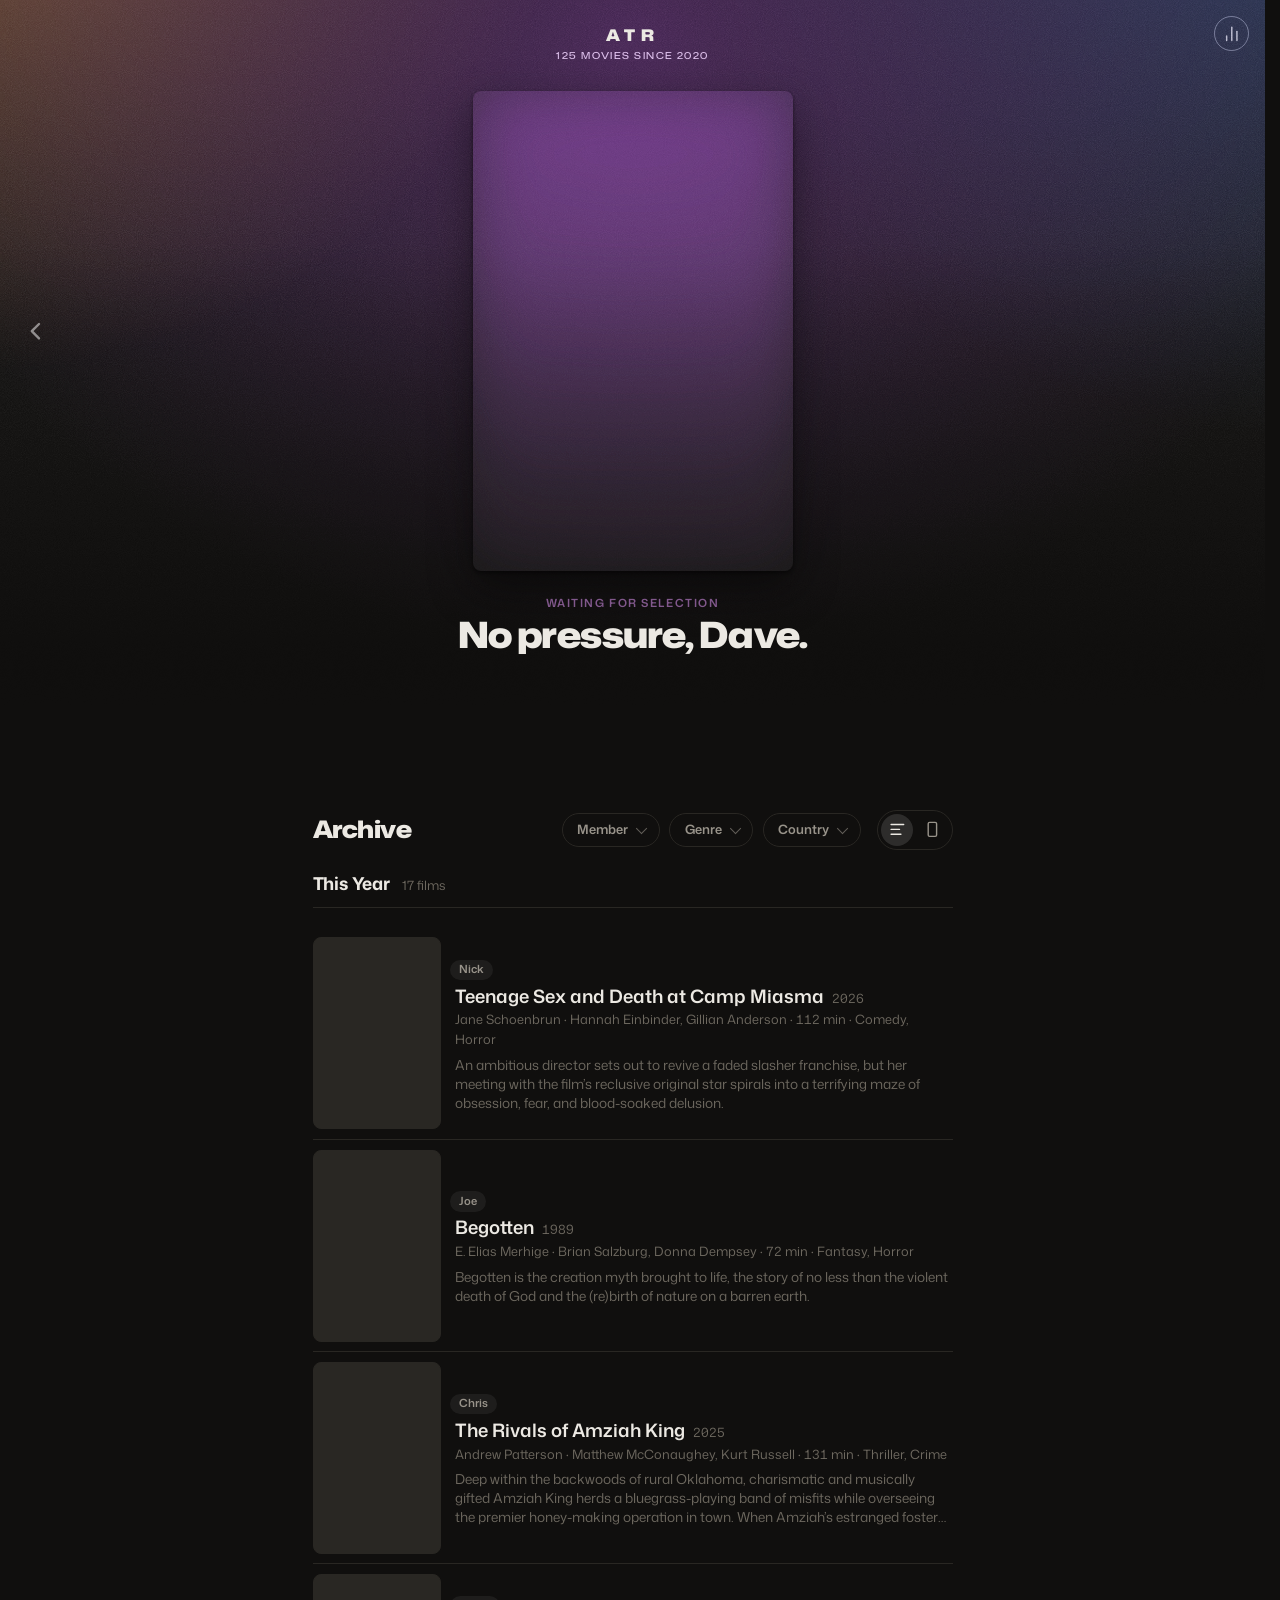
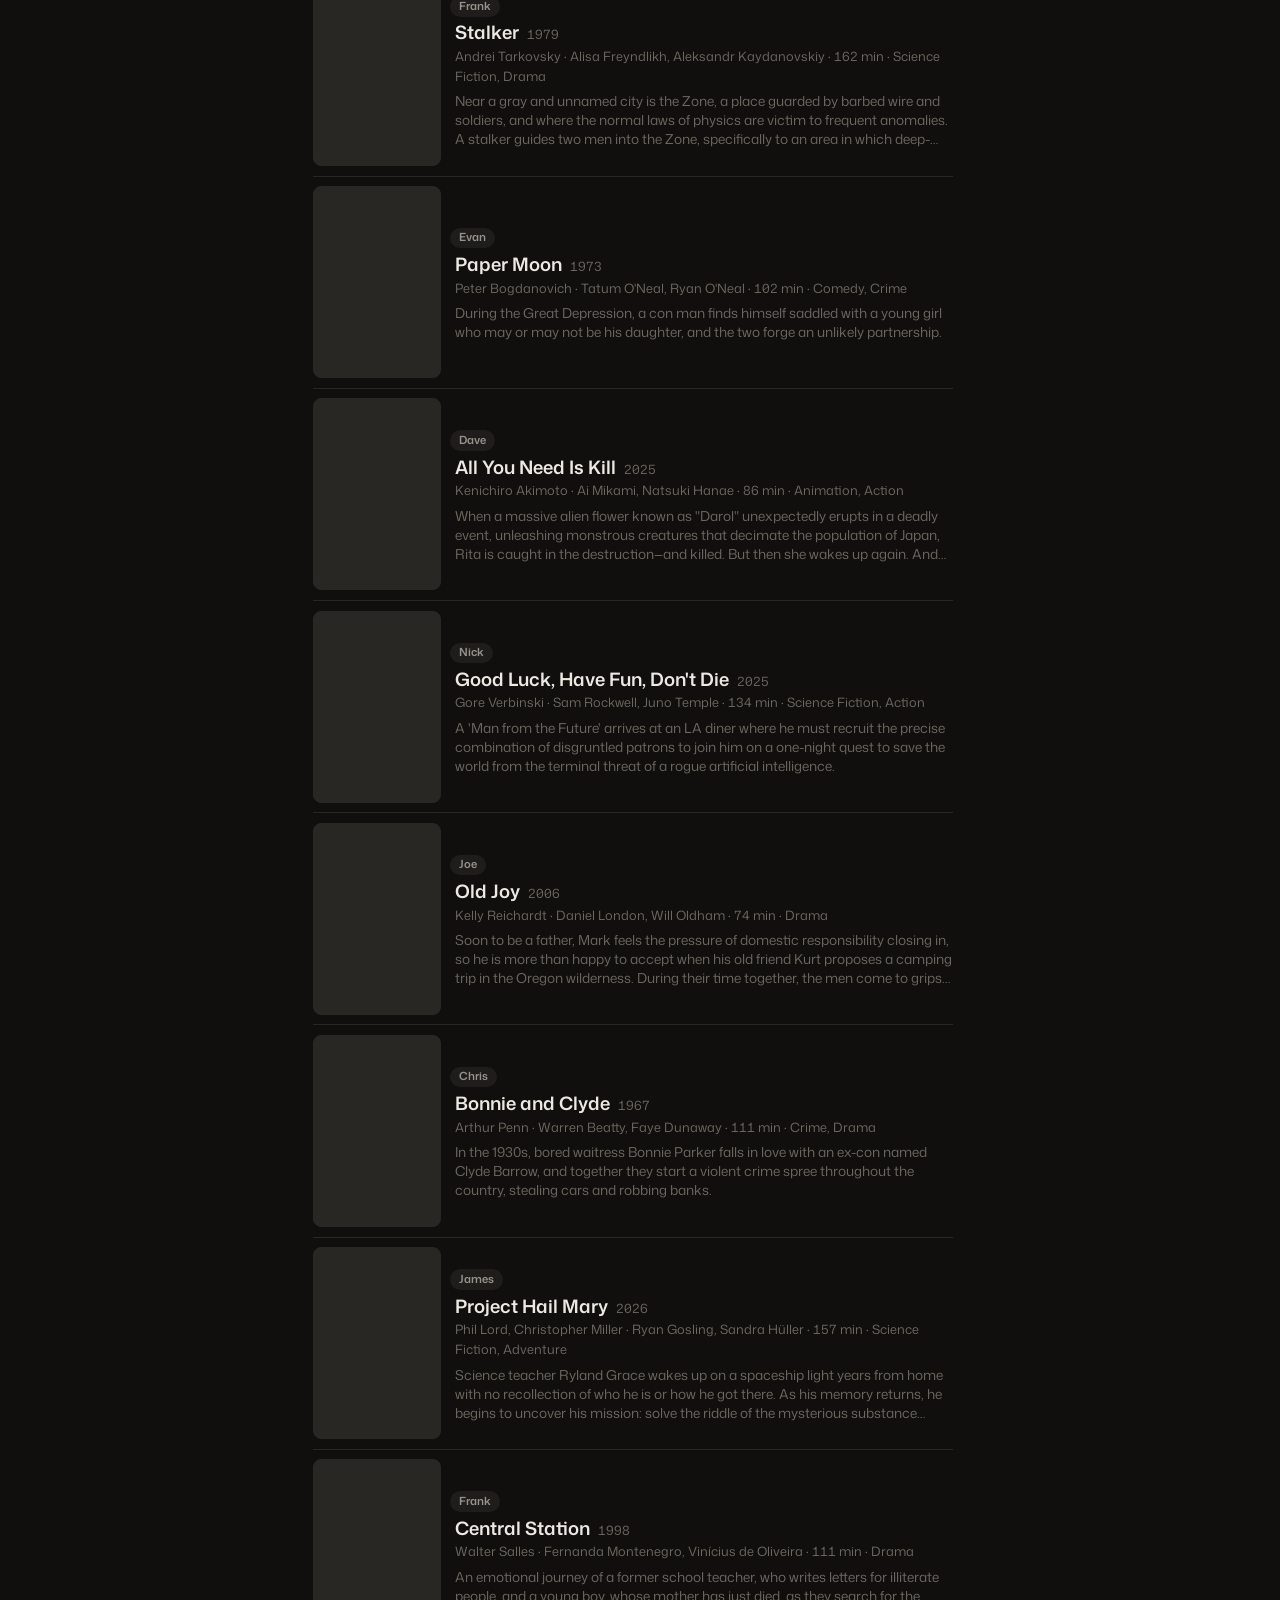
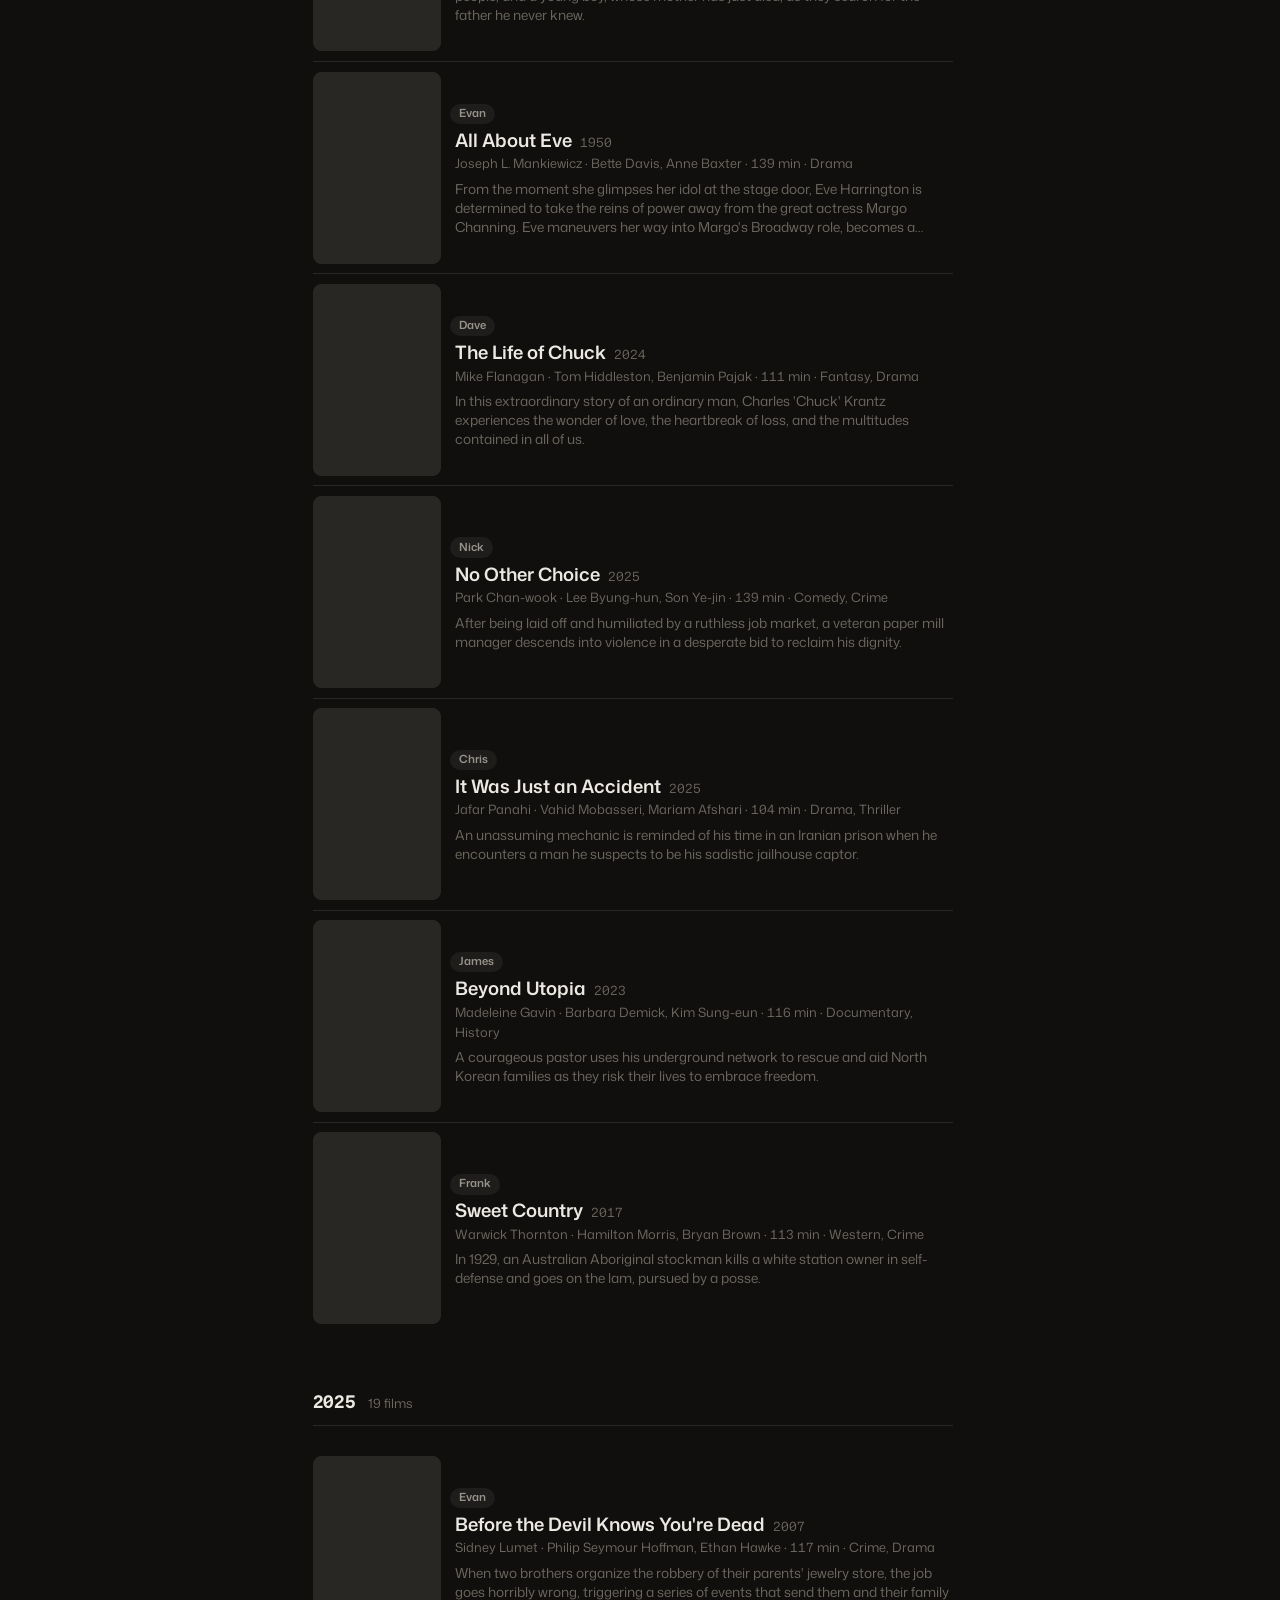
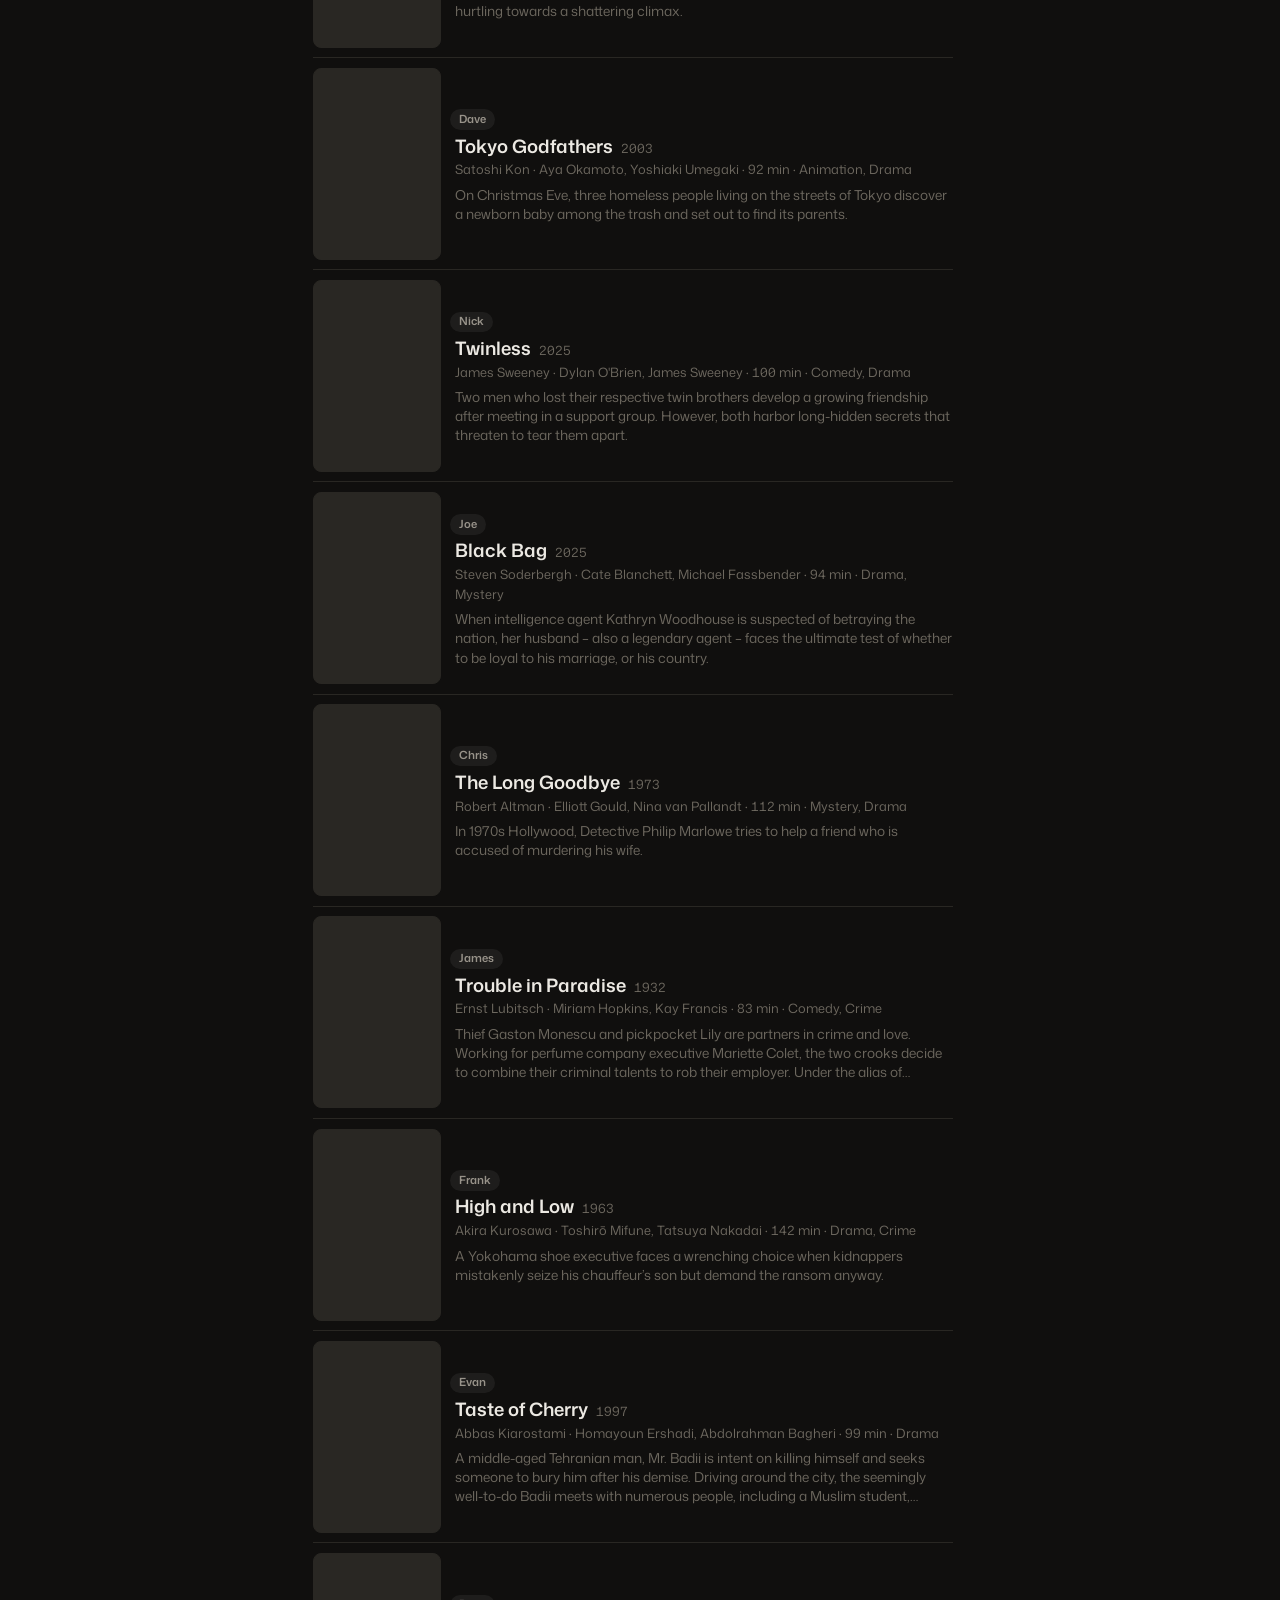
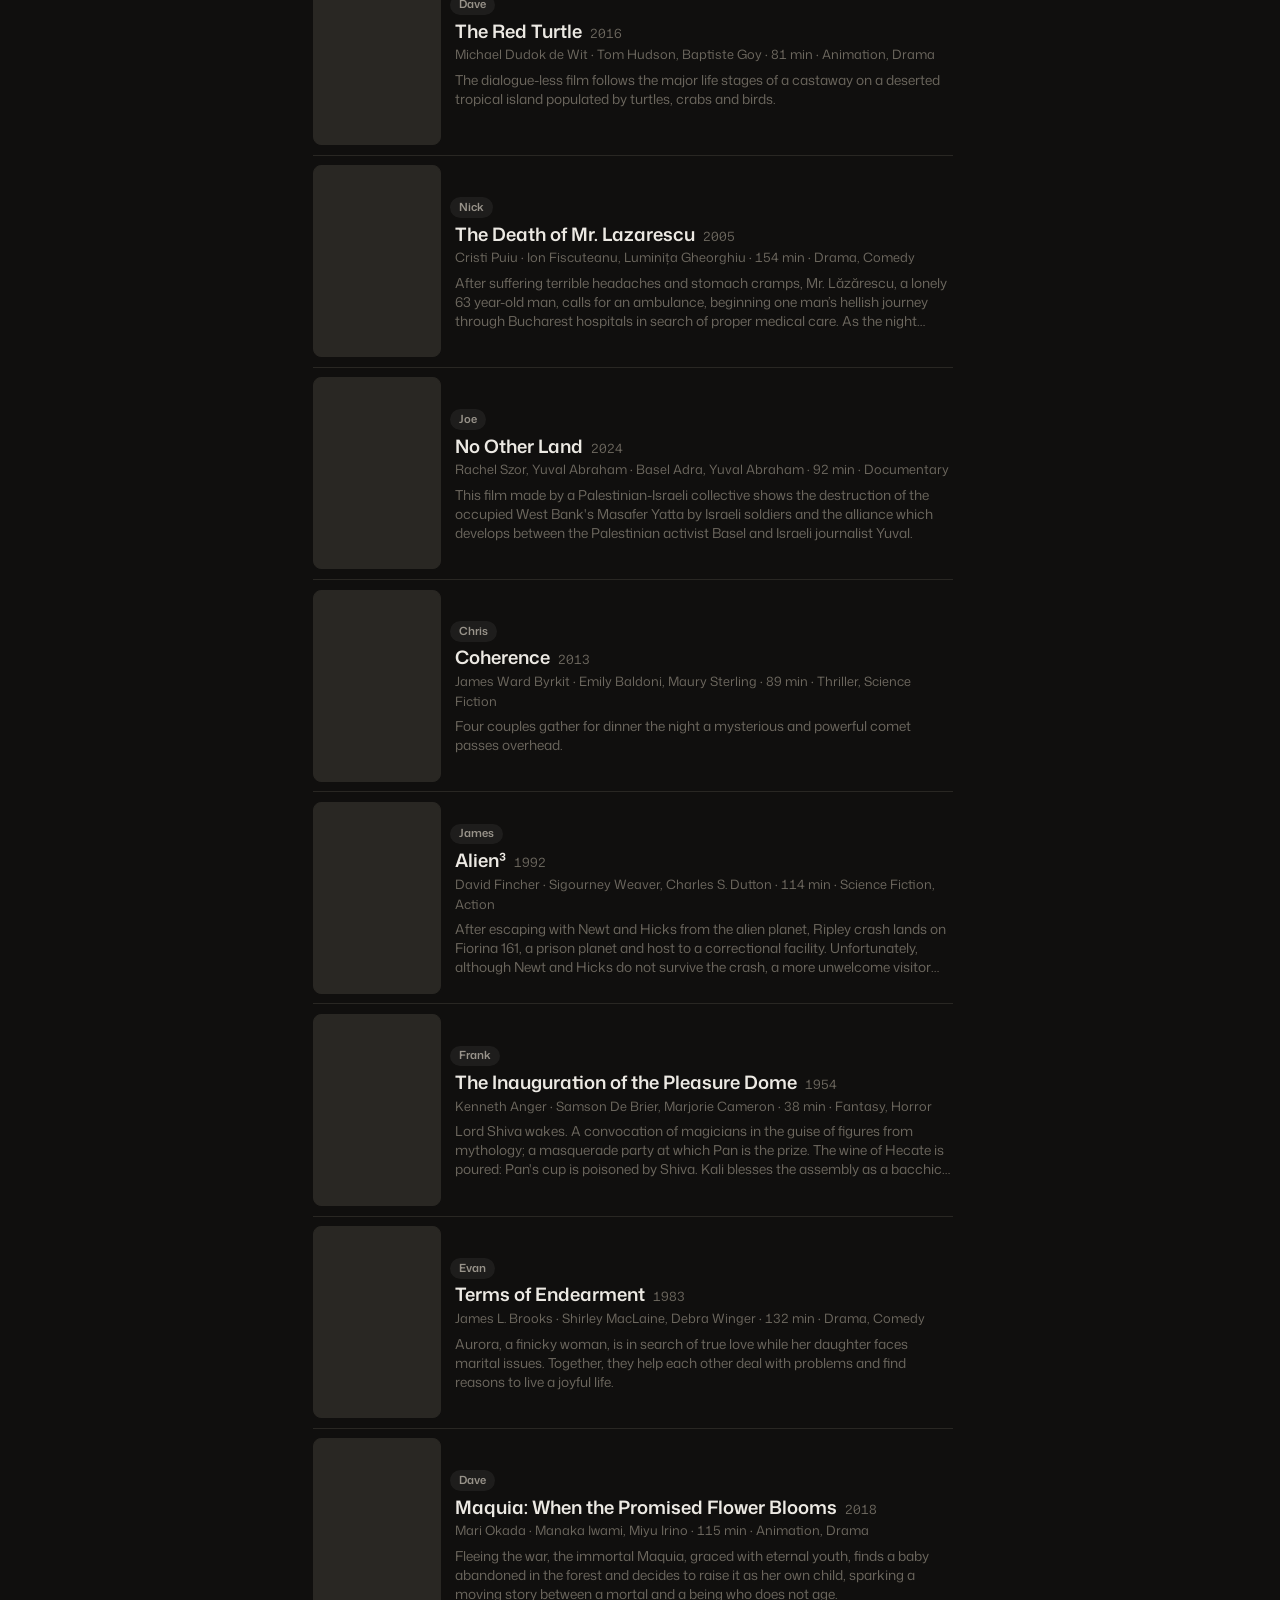
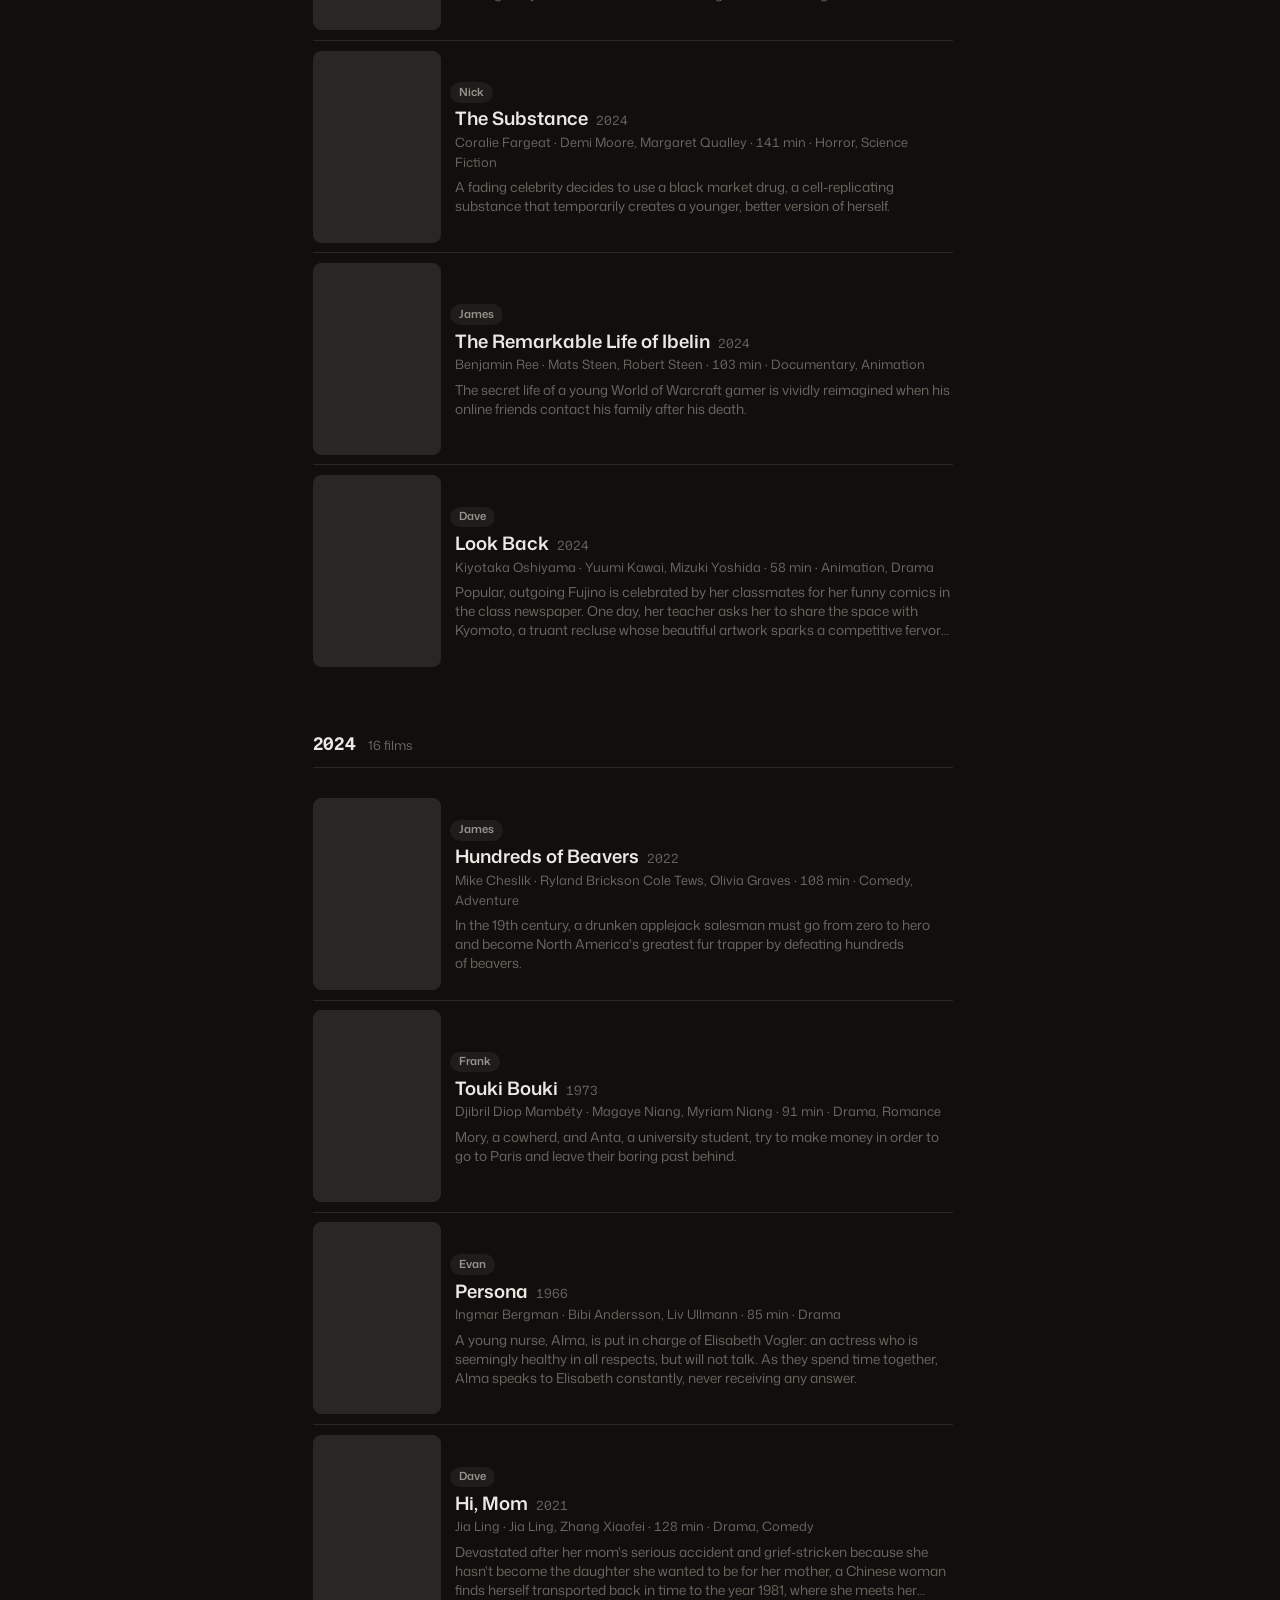
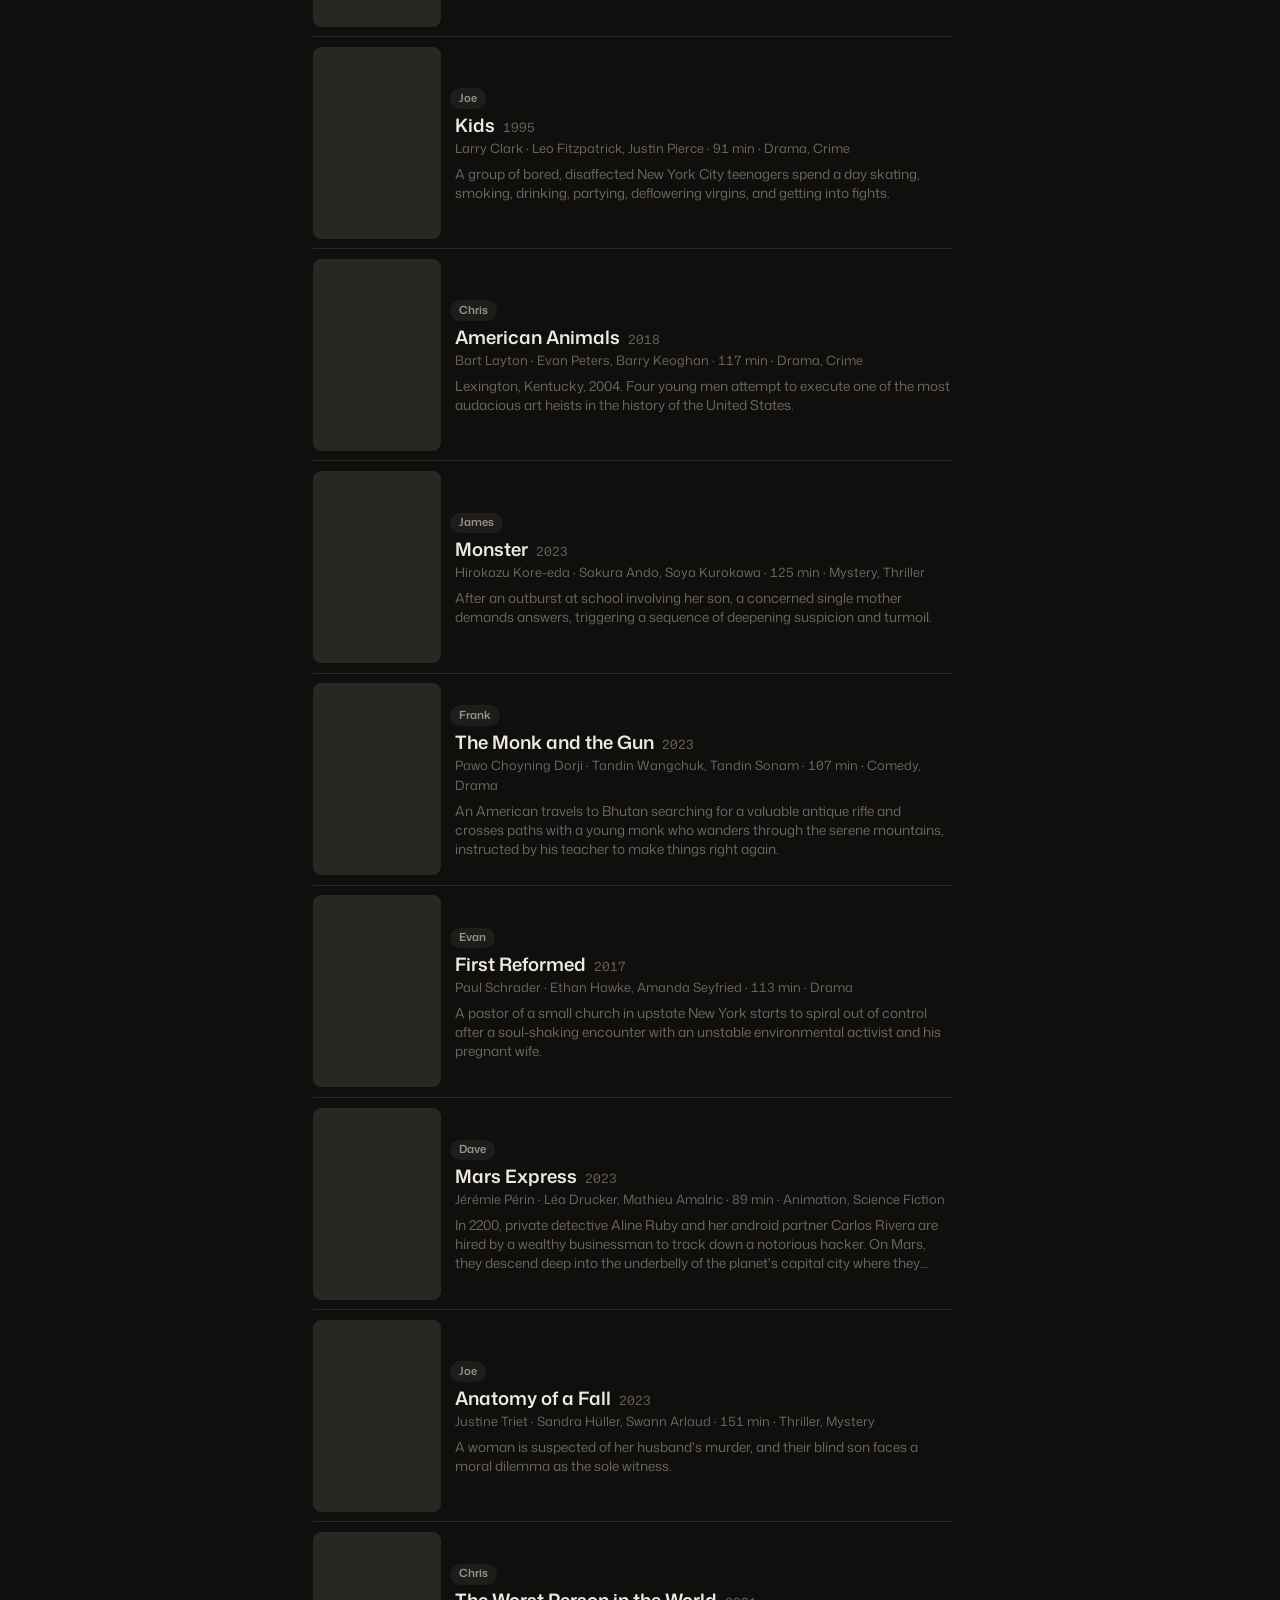
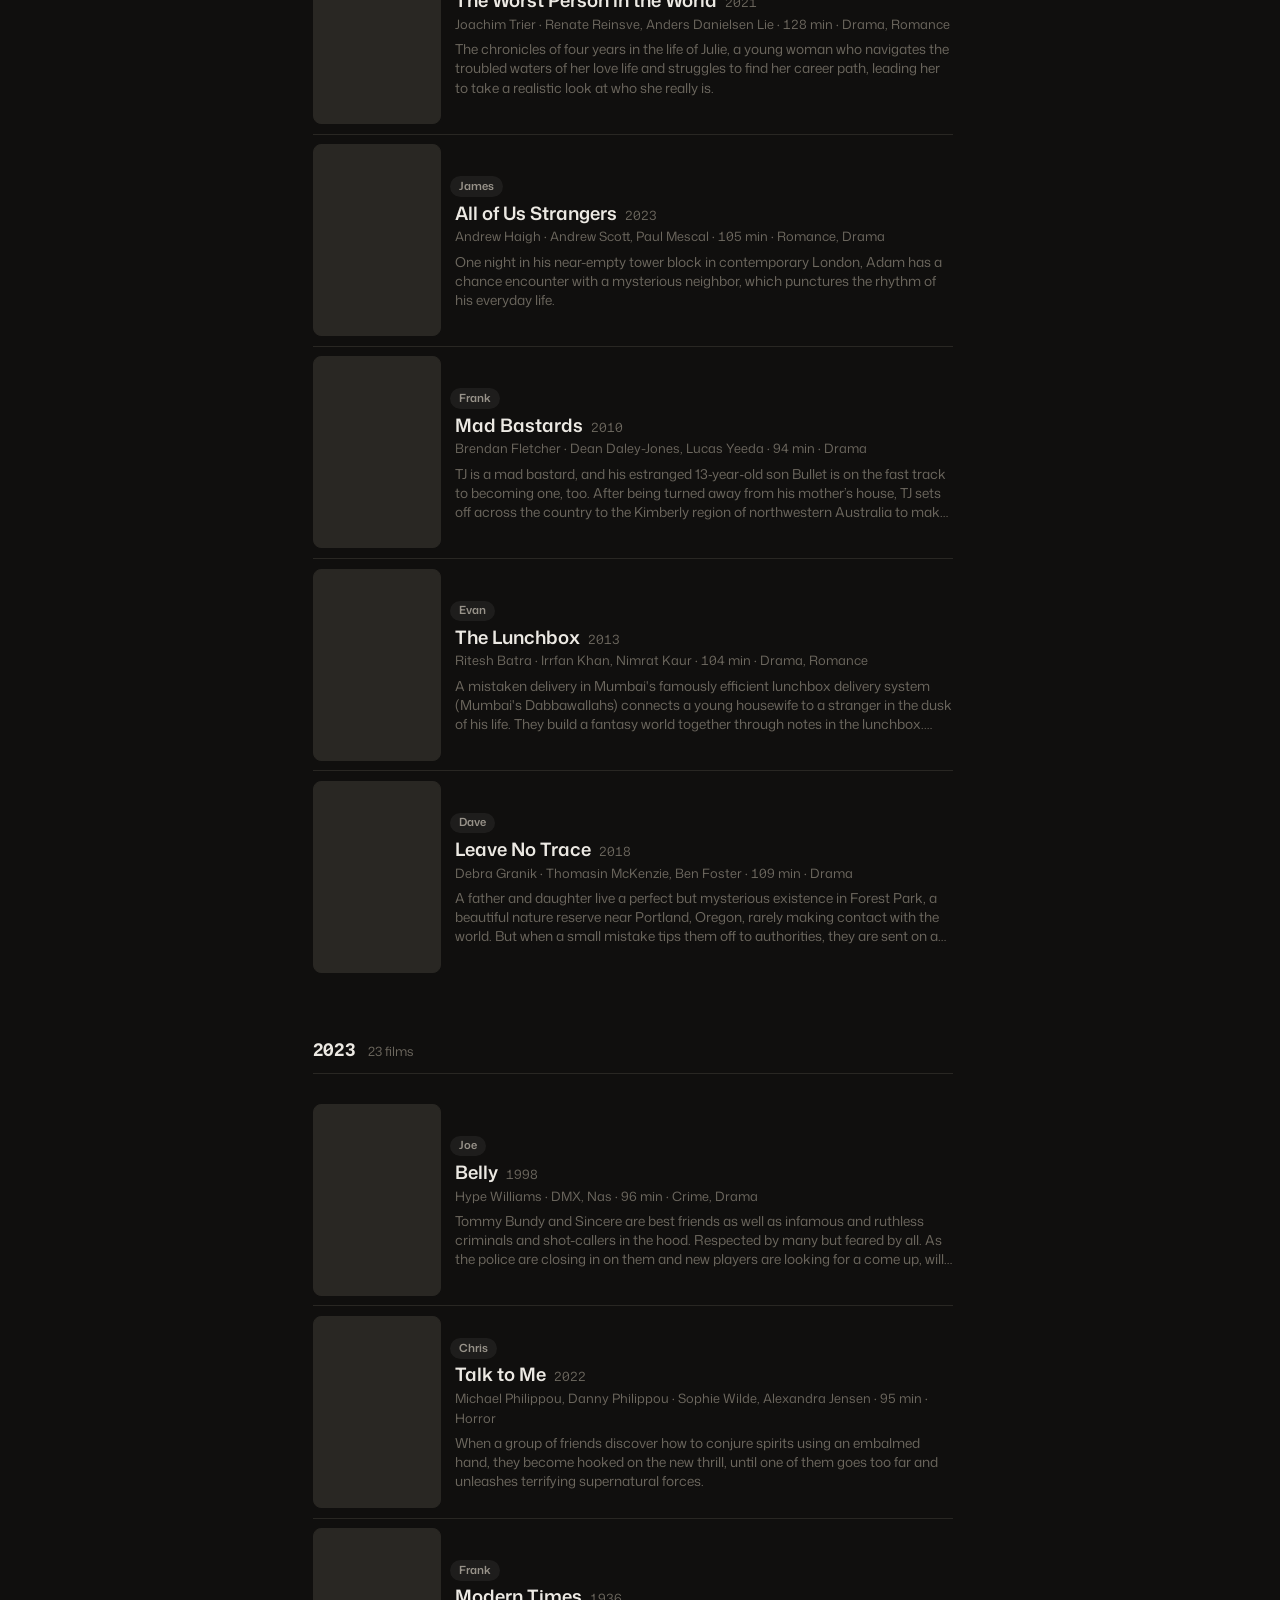
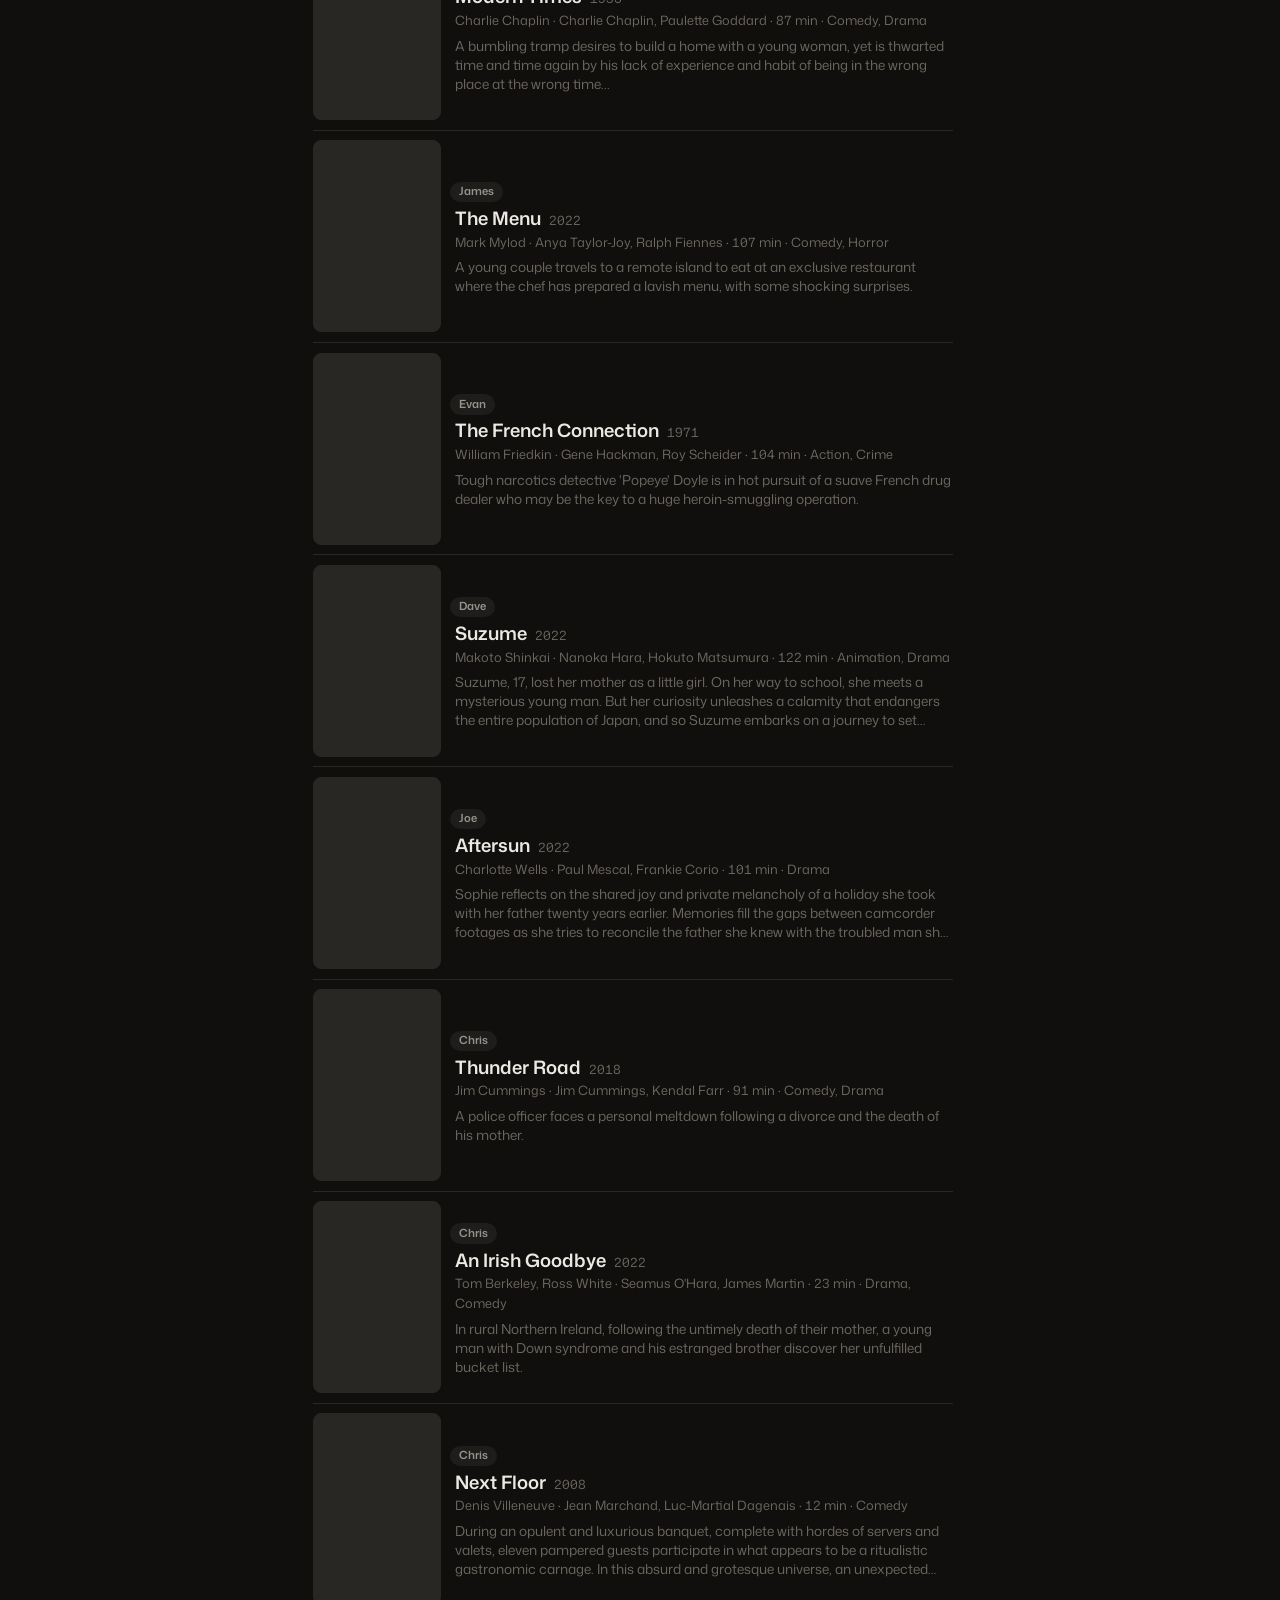
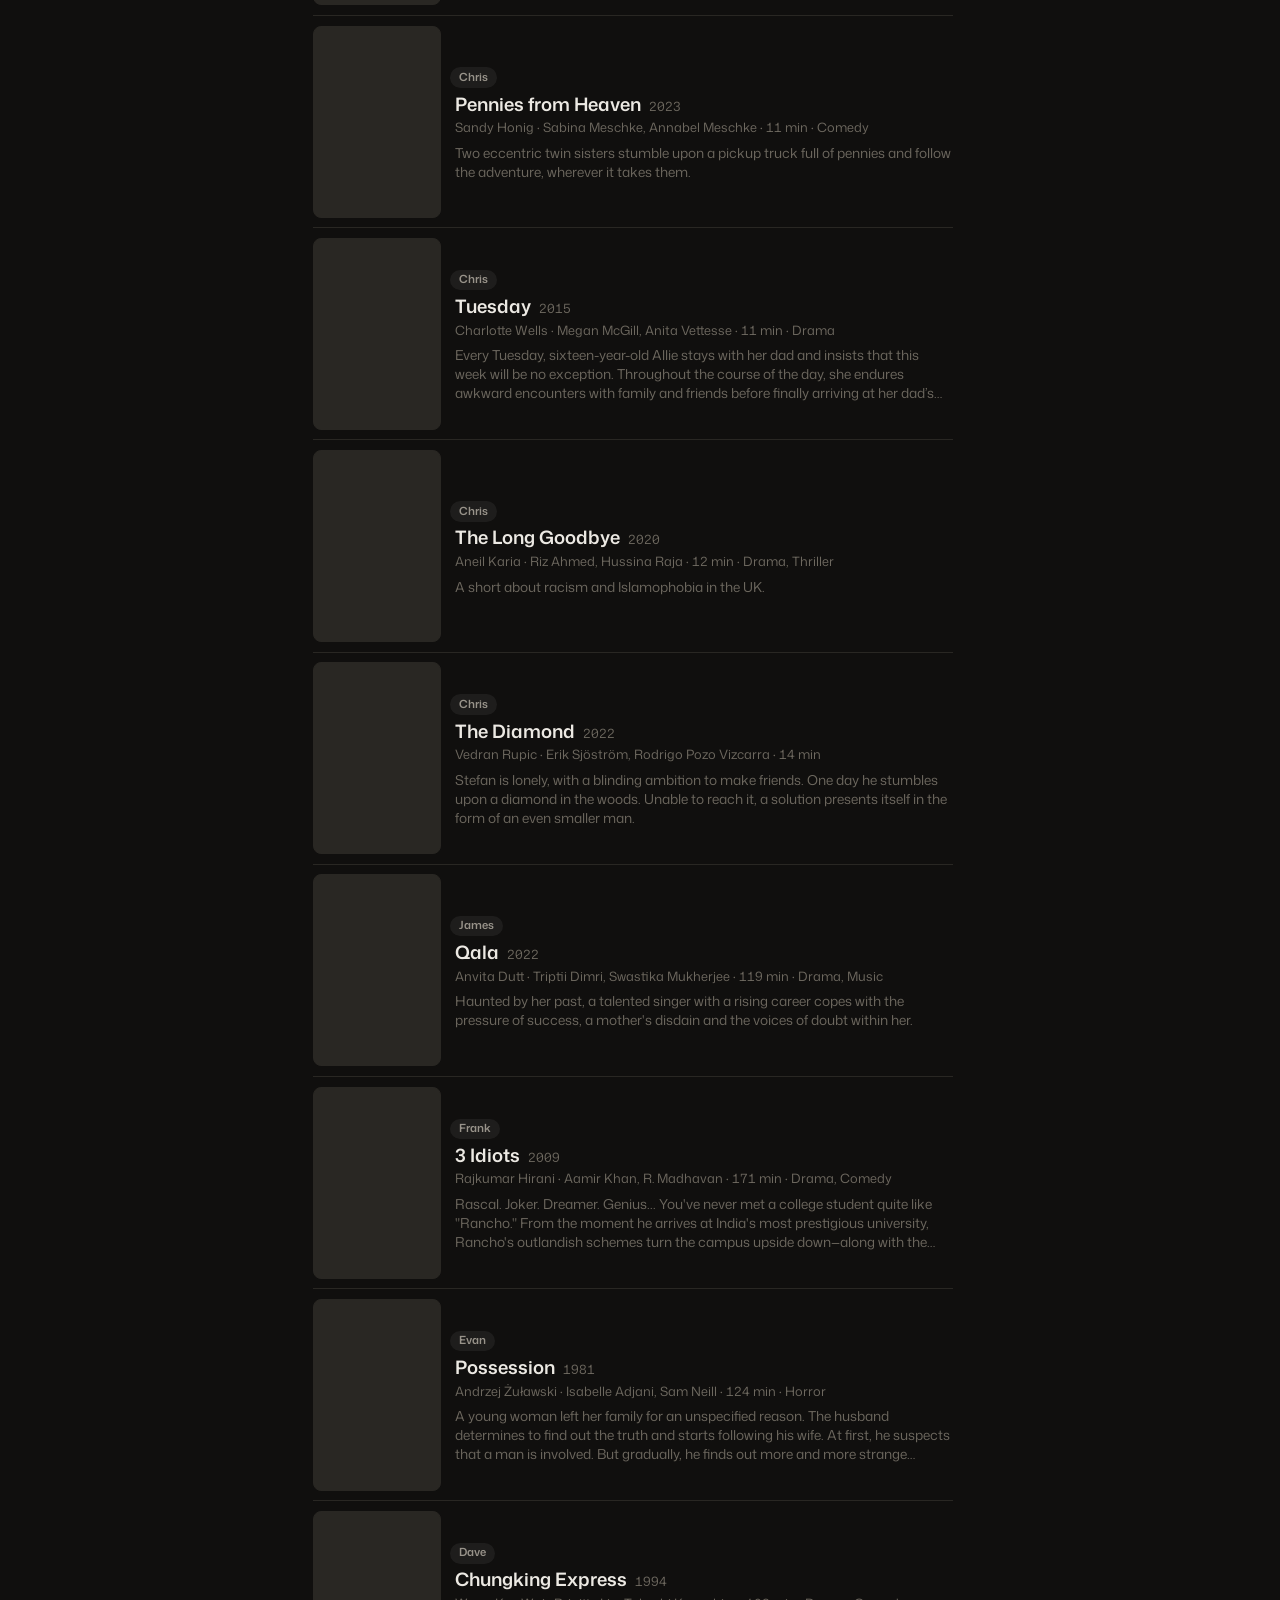
<file: index.html>
<!doctype html>
<html lang="en">
<head>
<meta charset="utf-8">
<meta name="viewport" content="width=device-width, initial-scale=1">
<title>Avoid The Rut</title>
<meta name="description" content="Every film the club has watched, year by year.">
<link rel="icon" href="data:image/svg+xml,%3Csvg xmlns='http://www.w3.org/2000/svg' viewBox='0 0 16 16'%3E%3Crect width='16' height='16' rx='3' fill='%238a3324'/%3E%3Cg fill='%23fff'%3E%3Crect x='3' y='3' width='2' height='2'/%3E%3Crect x='3' y='7' width='2' height='2'/%3E%3Crect x='3' y='11' width='2' height='2'/%3E%3Crect x='11' y='3' width='2' height='2'/%3E%3Crect x='11' y='7' width='2' height='2'/%3E%3Crect x='11' y='11' width='2' height='2'/%3E%3C/g%3E%3C/svg%3E">
<link rel="preconnect" href="https://image.tmdb.org" crossorigin>
<link rel="preconnect" href="https://fonts.googleapis.com">
<link rel="preconnect" href="https://fonts.gstatic.com" crossorigin>
<link rel="stylesheet" href="https://fonts.googleapis.com/css2?family=Mona+Sans:wght,wdth@200..900,75..125&display=swap">
<link rel="stylesheet" href="assets/styles.css">
</head>
<body>
<div class="backdrop" id="backdrop" aria-hidden="true">
  <div class="blob blob-1"></div>
  <div class="blob blob-2"></div>
  <div class="blob blob-3"></div>
</div>
<button id="stats-toggle" class="stats-toggle" type="button" aria-pressed="false" aria-controls="stats-page" aria-label="View stats" title="Stats">
  <svg xmlns="http://www.w3.org/2000/svg" width="24" height="24" viewBox="0 0 24 24" fill="none" stroke="currentColor" stroke-width="2" stroke-linecap="round" stroke-linejoin="round" aria-hidden="true"><path d="M5 21v-6"/><path d="M12 21V3"/><path d="M19 21V9"/></svg>
</button>
<section id="stats-page" class="stats-page" hidden aria-hidden="true">
  <!-- Content comes next - for now this is just the fade-to/from-main scaffolding. -->
</section>
<section id="filter-overlay" class="filter-overlay" hidden aria-hidden="true" role="dialog" aria-label="Filters">
  <!-- Populated by setupArchiveFilters() in app.js - a "Filters" title and
       one section per filter category. -->
</section>
<!-- A sibling of #filter-overlay, not a child of it, same as #stats-toggle
     is a sibling of #stats-page - an opacity-faded ancestor isolates any
     mix-blend-mode inside it from the real page backdrop (the animated
     blobs), so a vibrancy-blended close button living inside one would
     only ever blend against the ancestor's own empty background instead.
     Staying outside it is what lets this button's "x" light up against
     the backdrop the same way the stats close button's does.
     (.filter-overlay itself has since been changed to animate via
     transform instead of opacity - see styles.css - specifically so its
     own real content, the section toggles/icons/pills, doesn't have this
     problem either; this button just stays a sibling regardless, same as
     it already was.) -->
<button id="filter-overlay-close" class="filter-overlay-close" type="button" aria-label="Close filters" hidden>&times;</button>
<main>
  <header class="masthead">
    <h1>ATR</h1>
    <p class="stats" id="stats" aria-live="polite">Loading&hellip;</p>
  </header>

  <section id="hero" hidden></section>

  <div class="archive-toolbar">
    <h2 class="archive-head">Archive</h2>
    <div class="archive-toolbar-right">
      <button id="filters-toggle" class="filters-toggle" type="button" aria-haspopup="dialog" aria-expanded="false" aria-controls="filter-overlay" aria-label="Filters" title="Filters">
        <svg xmlns="http://www.w3.org/2000/svg" width="24" height="24" viewBox="0 0 24 24" fill="none" stroke="currentColor" stroke-width="2" stroke-linecap="round" stroke-linejoin="round" aria-hidden="true"><path d="M2 5h20"/><path d="M6 12h12"/><path d="M9 19h6"/></svg>
      </button>
      <div id="year-filters" class="year-filters"></div>
      <div id="view-toggle" class="view-toggle" role="group" aria-label="Archive view">
        <button type="button" class="view-toggle-btn is-active" data-view="list" aria-label="List view" title="List">
          <svg xmlns="http://www.w3.org/2000/svg" width="24" height="24" viewBox="0 0 24 24" fill="none" stroke="currentColor" stroke-width="2" stroke-linecap="round" stroke-linejoin="round" aria-hidden="true"><path d="M21 5H3"/><path d="M15 12H3"/><path d="M17 19H3"/></svg>
        </button>
        <button type="button" class="view-toggle-btn" data-view="grid" aria-label="Grid view" title="Grid">
          <svg xmlns="http://www.w3.org/2000/svg" width="24" height="24" viewBox="0 0 24 24" fill="none" stroke="currentColor" stroke-width="2" stroke-linecap="round" stroke-linejoin="round" aria-hidden="true"><rect width="12" height="20" x="6" y="2" rx="2"/></svg>
        </button>
      </div>
    </div>
  </div>
  <div id="filter-chips" class="filter-chips" hidden></div>
  <div id="years"></div>

  <footer>
    <p id="tmdb-note"></p>
    <p>Film list from <a href="https://letterboxd.com/chrismrtn/">Letterboxd</a>.</p>
  </footer>
</main>
<script src="assets/app.js"></script>
<script src="assets/dev-reload.js"></script>
</body>
</html>
</file>
<file: assets/styles.css>
/* Always dark - no light mode. */
:root {
  color-scheme: dark;
  --bg: #100f0e;
  --fg: #ece9e3;
  --muted: #98938a;
  --faint: #6d685f;
  --rule: #292723;
  --card: #1a1917;
  --shadow: 0 1px 2px rgba(0,0,0,.4), 0 8px 24px rgba(0,0,0,.3);
  --accent: #d97757;
}

* { box-sizing: border-box; }

/* Reserves the scrollbar's own width permanently, so toggling
   body.stats-open's overflow:hidden (see the stats page rules further
   down) never changes the document's content width - without this, losing
   the scrollbar mid-interaction shifts everything sideways by its width.
   The scrollbar itself is then made fully transparent below - the gutter
   stays, nothing is painted into it. */
html {
  scrollbar-gutter: stable;
  scrollbar-color: transparent transparent; /* Firefox */
}
::-webkit-scrollbar { width: 12px; background: transparent; }
::-webkit-scrollbar-thumb { background: transparent; }
::-webkit-scrollbar-track { background: transparent; }

body {
  position: relative;
  margin: 0;
  padding: 0 20px;
  background: var(--bg);
  color: var(--fg);
  font: 16px/1.55 'Mona Sans', ui-sans-serif, -apple-system, "Helvetica Neue", Arial, sans-serif;
  -webkit-font-smoothing: antialiased;
  /* The blobs behind .stats-toggle (and anything else using the same
     plus-lighter "vibrancy" trick) are permanently on their own GPU
     layers (will-change: transform, filter: blur() - see .blob), and
     browsers can composite mix-blend-mode content against fragmented
     layers inconsistently: it blends correctly for a single frame right
     after a DOM mutation forces a fresh paint (e.g. the icon swapping on
     stats open/close), then reverts to looking flat once the compositor
     settles back into its normal layered state. Isolating at the body
     level forces the whole page to composite as one shared buffer before
     any blend mode is applied within it, which is the standard fix for
     this class of bug - unconfirmed until checked in a real browser. */
  isolation: isolate;
}

/* Top-of-page wash --------------------------------------------------- */

/* Sits behind everything and scrolls away with the page. The colour is
   sampled from the hero poster at runtime; until then it is transparent, so
   there is nothing to see rather than a wrong colour that corrects itself. */
.backdrop {
  position: absolute;
  inset: 0 0 auto;
  /* Set from JS to reach exactly halfway down the hero poster; the
     min(70vh, 40rem) is just a fallback before that first measurement. */
  height: var(--backdrop-height, min(70vh, 40rem));
  z-index: -1;
  overflow: hidden;
  pointer-events: none;
  opacity: 0;
  transition: opacity .6s ease;
  /* The gradients barely fade on their own (see .blob), so the mask does
     almost all of the top-to-bottom dissolve into the page background -
     staying solid for most of the poster's height and only tapering off
     near the very bottom, rather than dying out halfway down. */
  mask-image: linear-gradient(to bottom, black 0%, black var(--mask-fade-start, 30%), transparent 100%);
  -webkit-mask-image: linear-gradient(to bottom, black 0%, black var(--mask-fade-start, 30%), transparent 100%);
  mask-repeat: no-repeat;
  -webkit-mask-repeat: no-repeat;
  mask-size: 100% 100%;
  -webkit-mask-size: 100% 100%;
}
.backdrop.is-lit { opacity: var(--backdrop-opacity, .85); }

/* Three swatches pulled from the poster, each its own soft blob, so they
   blend into each other like a mesh gradient rather than a flat wash. Each
   is its own element (rather than one layered background) so it can drift
   independently - oversized and slightly rotated/translated in a slow loop,
   subtle enough to feel alive without drawing the eye. */
.blob {
  position: absolute;
  inset: -25%;
  /* Off (0px) by default - a debug control can dial this up to test whether
     softening the blobs further helps or hurts. */
  filter: blur(var(--blob-blur, 0px));
  will-change: transform;
}
.blob-1 {
  background: radial-gradient(ellipse 65% 95% at 15% 0%, rgb(var(--hero-rgb-1) / var(--blob-1-alpha, .70)) 0%, rgb(var(--hero-rgb-1) / 0) var(--blob-edge, 50%));
  /* --drift-speed multiplies the base duration - >1 is faster, <1 is slower.
     Three animations layer on this element: drift-N moves it (replacing
     transform each frame), breathe-N scales it (composited additively on
     top, via animation-composition below, rather than replacing the
     position), and saturation-drift-N slowly pulses its vividness (a
     different property, filter, so no composition needed there). */
  animation:
    drift-1 calc(42s / var(--drift-speed, 1)) ease-in-out infinite,
    breathe-1 calc(23s / var(--drift-speed, 1)) ease-in-out infinite,
    saturation-drift-1 calc(95s / var(--drift-speed, 1)) ease-in-out infinite;
  animation-composition: replace, add;
}
.blob-2 {
  background: radial-gradient(ellipse 65% 95% at 85% 5%, rgb(var(--hero-rgb-2) / var(--blob-2-alpha, .60)) 0%, rgb(var(--hero-rgb-2) / 0) var(--blob-edge, 50%));
  animation:
    drift-2 calc(57s / var(--drift-speed, 1)) ease-in-out infinite,
    breathe-2 calc(31s / var(--drift-speed, 1)) ease-in-out infinite,
    saturation-drift-2 calc(120s / var(--drift-speed, 1)) ease-in-out infinite;
  animation-composition: replace, add;
}
.blob-3 {
  background: radial-gradient(ellipse 80% 100% at 50% 20%, rgb(var(--hero-rgb-3) / var(--blob-3-alpha, .55)) 0%, rgb(var(--hero-rgb-3) / 0) var(--blob-edge, 50%));
  animation:
    drift-3 calc(68s / var(--drift-speed, 1)) ease-in-out infinite,
    breathe-3 calc(19s / var(--drift-speed, 1)) ease-in-out infinite,
    saturation-drift-3 calc(140s / var(--drift-speed, 1)) ease-in-out infinite;
  animation-composition: replace, add;
}

/* Lazy circular wander rather than a flat side-to-side pendulum - X still
   swings fully (as before) while Y drifts out to the side and back on a
   quarter-cycle offset, so the path traces an oval instead of a line.
   --drift-y-amount controls how pronounced the vertical leg is; 0 collapses
   it back to the original pure horizontal sway. */
@keyframes drift-1 {
  0%, 100% { transform: translate(-6%, 0%); }
  25%      { transform: translate(0%, var(--drift-y-amount, 15%)); }
  50%      { transform: translate(6%, 0%); }
  75%      { transform: translate(0%, calc(var(--drift-y-amount, 15%) * -1)); }
}
@keyframes drift-2 {
  0%, 100% { transform: translate(7%, 0%); }
  25%      { transform: translate(0%, calc(var(--drift-y-amount, 15%) * -1)); }
  50%      { transform: translate(-7%, 0%); }
  75%      { transform: translate(0%, var(--drift-y-amount, 15%)); }
}
@keyframes drift-3 {
  0%, 100% { transform: translate(-5%, 0%); }
  25%      { transform: translate(0%, var(--drift-y-amount, 15%)); }
  50%      { transform: translate(5%, 0%); }
  75%      { transform: translate(0%, calc(var(--drift-y-amount, 15%) * -1)); }
}

/* A slow breathing pulse on top of the wander above - each blob scales up
   and down a few percent on its own timer (offset in phase and duration
   per blob so they never sync), composited additively so it doesn't fight
   the position animation for the transform property. */
@keyframes breathe-1 {
  0%, 100% { transform: scale(1); }
  50%      { transform: scale(calc(1 + var(--breathe-amount, 20) / 100)); }
}
@keyframes breathe-2 {
  0%, 100% { transform: scale(calc(1 + var(--breathe-amount, 20) / 100)); }
  50%      { transform: scale(1); }
}
@keyframes breathe-3 {
  0%, 100% { transform: scale(1); }
  50%      { transform: scale(calc(1 + var(--breathe-amount, 20) / 100)); }
}

/* Slow saturation drift - each blob pulses more vivid and back over a
   minute or two so the wash itself feels alive, not just its position.
   Repeats the blur() term alongside saturate() since this animation owns
   the whole filter property for its duration. */
@keyframes saturation-drift-1 {
  0%, 100% { filter: blur(var(--blob-blur, 0px)) saturate(100%); }
  50%      { filter: blur(var(--blob-blur, 0px)) saturate(var(--saturation-drift-amount, 180%)); }
}
@keyframes saturation-drift-2 {
  0%, 100% { filter: blur(var(--blob-blur, 0px)) saturate(100%); }
  50%      { filter: blur(var(--blob-blur, 0px)) saturate(var(--saturation-drift-amount, 180%)); }
}
@keyframes saturation-drift-3 {
  0%, 100% { filter: blur(var(--blob-blur, 0px)) saturate(100%); }
  50%      { filter: blur(var(--blob-blur, 0px)) saturate(var(--saturation-drift-amount, 180%)); }
}



/* A little film grain over the wash so it reads as texture rather than a
   flat, banded gradient. Reuses the parent's own fade so the grain dies out
   at the same point the colour does, rather than stopping abruptly. */
.backdrop::after {
  content: '';
  position: absolute;
  inset: 0;
  background-image: url("data:image/svg+xml,%3Csvg%20xmlns%3D%27http%3A//www.w3.org/2000/svg%27%20width%3D%27200%27%20height%3D%27200%27%3E%3Cfilter%20id%3D%27n%27%3E%3CfeTurbulence%20type%3D%27fractalNoise%27%20baseFrequency%3D%270.85%27%20numOctaves%3D%273%27%20stitchTiles%3D%27stitch%27/%3E%3CfeColorMatrix%20type%3D%27saturate%27%20values%3D%270%27/%3E%3C/filter%3E%3Crect%20width%3D%27100%25%27%20height%3D%27100%25%27%20filter%3D%27url%28%23n%29%27/%3E%3C/svg%3E");
  background-size: var(--grain-size, 160px) var(--grain-size, 160px);
  opacity: var(--grain-opacity, .21);
  mix-blend-mode: overlay;
  pointer-events: none;
  mask-image: inherit;
  -webkit-mask-image: inherit;
}

@media (prefers-reduced-motion: reduce) {
  .backdrop { transition: none; }
  .blob { animation: none; }
}

main { max-width: 40rem; margin: 0 auto; padding-top: 20pt; padding-bottom: clamp(2.5rem, 8vh, 5rem); }

a { color: inherit; }

/* Stats page --------------------------------------------------------- */

/* Fading main out (rather than removing it) leaves the backdrop effect
   running behind the stats page exactly as it was - the whole point being
   that only the content swaps, not the mood. pointer-events is dropped
   immediately so faded-out content can't be tabbed to or clicked through
   to while it's on its way out. */
body.stats-open main, body.filters-open main {
  opacity: 0;
  pointer-events: none;
  transition: opacity .4s ease;
}
main { transition: opacity .4s ease; }
/* Without this, the page behind the (fixed, independently-scrolling)
   stats overlay is still just as tall as ever and scrolls right along
   with it - two different scroll positions moving at once, even though
   only one is visible. */
body.stats-open, body.filters-open { overflow: hidden; }

.stats-toggle {
  position: absolute;
  top: 16px;
  right: 16px;
  z-index: 30;
  display: inline-flex;
  align-items: center;
  justify-content: center;
  width: 2.2rem;
  height: 2.2rem;
  padding: 0;
  border: 1px solid rgb(255 255 255 / .3);
  border-radius: 999px;
  background: transparent;
  color: var(--muted);
  font: inherit;
  font-size: 1.2rem;
  line-height: 1;
  cursor: pointer;
  transition: background .15s ease, border-color .15s ease, color .15s ease;
  /* Lets whatever's behind it (the backdrop mesh) light the button up
     additively, like macOS's "plus lighter" vibrancy material, rather than
     just sitting flat on top of it. */
  mix-blend-mode: plus-lighter;
}
/* The button's own plus-lighter blend only covers its border/background
   as painted - the icon inside needs the same blend mode applied
   directly, otherwise it just sits on top looking flat grey instead of
   lighting up against the backdrop like the ring around it does. */
.stats-toggle svg { width: 1.1rem; height: 1.1rem; mix-blend-mode: plus-lighter; }
/* Tracked manually via mouseenter/mouseleave in app.js rather than a
   plain :hover selector - see dropStaleHover()'s comment for why: this
   button teleports across the screen on click without the mouse moving,
   and needs to be able to force-clear the ring deterministically right
   at that moment instead of hoping the browser notices on its own. */
.stats-toggle.is-hovered {
  border-color: rgb(255 255 255 / .5);
}
/* The close (x) state reads better top-left, out of the way of whatever
   content ends up on the right side of the stats page. */
body.stats-open .stats-toggle {
  right: auto;
  left: 16px;
}

.stats-page {
  position: fixed;
  inset: 0;
  z-index: 10;
  overflow-y: auto;
  /* Explicit, rather than left to default from overflow-y alone - a
     fixed-position full-bleed box like this only needs to ever scroll
     vertically, but any sub-pixel rounding in the flex/clamp() layout
     below (there's a lot of it: cqw-based font-size, flex-basis: 100%
     line breaks, etc.) can otherwise leave it a few px wider than the
     viewport, which surfaces as a faint, unintended horizontal scroll
     on phones - this cuts that off rather than chasing the rounding. */
  overflow-x: hidden;
  padding: 20pt 20px clamp(2.5rem, 8vh, 5rem);
  opacity: 0;
  pointer-events: none;
  transition: opacity .4s ease;
}
body.stats-open .stats-page {
  opacity: 1;
  pointer-events: auto;
}
.stats-page[hidden] { display: none; }

/* ------------------------------------------------------------------------
 * Mobile filter overlay - a second full-screen surface, same fade-over-
 * main mechanism as the stats page above (see body.stats-open /
 * body.filters-open), just triggered by .filters-toggle instead and
 * filled with plain toggle lists rather than a dropdown menu.
 * ------------------------------------------------------------------------ */
/* No opacity here, unlike .stats-page above - opacity on this box would
   force every mix-blend-mode descendant (section toggles, the +/- icons,
   option pills, the section dividers) into an isolated blending group,
   cut off from the real page backdrop behind it. That's the exact bug
   already diagnosed and fixed once for #filter-overlay-close (see the
   comment on that button, and on setupFilterOverlay() in app.js) - the
   difference is those icons/pills/dividers are real content that scrolls
   with the section list, so they can't just be moved out to a sibling
   the way the close button was. The fix instead is to never give this
   ancestor an isolating property in the first place: a plain
   position:fixed stacking context (no opacity/filter/mask) doesn't
   isolate blending, so a transform-based rise stands in for the fade. */
.filter-overlay {
  position: fixed;
  inset: 0;
  z-index: 10;
  overflow-y: auto;
  padding: 20pt 20px clamp(4rem, 14vh, 7rem);
  transform: translateY(1rem);
  pointer-events: none;
  transition: transform .4s ease;
}
body.filters-open .filter-overlay {
  transform: translateY(0);
  pointer-events: auto;
}
.filter-overlay[hidden] { display: none; }

.filter-overlay-title {
  max-width: 26rem;
  margin: 0 auto 2rem;
  text-align: center;
  font-family: 'Mona Sans', ui-sans-serif, -apple-system, "Helvetica Neue", Arial, sans-serif;
  font-weight: 850;
  font-stretch: 120%;
  font-size: clamp(1.3rem, 3vw, 1.5rem);
  letter-spacing: -0.02em;
}

/* Flex column, not grid - every section is a full-width row (the
   accordion header plus its collapsed/expanded body) stacked one after
   another, all sharing this container's width, so "same width" for every
   section falls out of that for free rather than needing sizing rules of
   its own. The divider between rows is each row's own border-top (see
   :not(:first-child) below) rather than a gap between separate boxes -
   there's deliberately no border-bottom here to close off the last row,
   since a divider is only needed BETWEEN sections, not before the first
   or after the last. */
.filter-overlay-sections {
  display: flex;
  flex-direction: column;
  max-width: 26rem;
  margin: 0 auto;
}

/* Vibrancy, same recipe as .stats-hero-item's own inner dividers - the
   translucent border blends additively against the backdrop rather than
   sitting as a flat line. The label resets back to normal blending right
   below so the text itself stays crisp, same split as
   .stats-hero-item/.stats-hero-number. The icon needs its own explicit
   blend mode regardless (see .filter-overlay-toggle-icon svg) - an SVG
   doesn't pick up a blend mode from an ancestor the way plain borders and
   text do. */
.filter-overlay-section-toggle {
  display: flex;
  align-items: center;
  justify-content: space-between;
  gap: 1rem;
  width: 100%;
  padding: 1rem 0;
  border: none;
  background: transparent;
  color: var(--fg);
  font: inherit;
  cursor: pointer;
  mix-blend-mode: plus-lighter;
}
/* Every row but the first gets the divider above it - the first has
   nothing above it to divide from, just the "Filters" title. */
.filter-overlay-section:not(:first-child) .filter-overlay-section-toggle {
  border-top: 1px solid rgb(255 255 255 / .2);
}
.filter-overlay-section-label {
  font-size: 1.1rem;
  font-weight: 700;
  letter-spacing: -0.01em;
  font-variant-numeric: tabular-nums;
  mix-blend-mode: normal;
}
/* Plus/minus, swapped outright by JS rather than one glyph rotated - see
   FILTER_EXPAND_SVG / FILTER_COLLAPSE_SVG in app.js. */
.filter-overlay-toggle-icon {
  display: inline-flex;
  flex: none;
  width: 1.1rem;
  height: 1.1rem;
  color: var(--faint);
}
.filter-overlay-toggle-icon svg { mix-blend-mode: plus-lighter; }

.filter-overlay-section-body { padding: 0 0 1.25rem; }
.filter-overlay-section-body[hidden] { display: none; }

/* A real two-column list, not wrapped chips - values read top-to-bottom
   within a column rather than left-to-right across the row, closer to how
   a picklist is scanned. */
.filter-overlay-options {
  display: grid;
  grid-template-columns: repeat(2, 1fr);
  /* One value for both directions - row and column gutters need to read
     as the same size, not different ones that happen to sit next to
     each other. */
  gap: .75rem;
}

/* Selected = the same "full white, reversed text" active language as the
   view-toggle and filter chips elsewhere on the page. */
.filter-overlay-option {
  width: 100%;
  padding: .5rem .85rem;
  border: 1px solid rgb(255 255 255 / .3);
  border-radius: 8px;
  background: transparent;
  color: var(--muted);
  font: inherit;
  font-size: .85rem;
  text-align: left;
  cursor: pointer;
  transition: background .15s ease, border-color .15s ease, color .15s ease;
  mix-blend-mode: plus-lighter;
}
.filter-overlay-option.is-selected {
  background: #fff;
  border-color: #fff;
  color: var(--bg);
  font-weight: 600;
}

/* Same circular "x" treatment as .stats-toggle, and the same top-left
   corner too - fixed rather than scrolling away with a long list of
   options. A plain sibling of #filter-overlay in the DOM (see
   index.html), not a child of it, so its own show/hide is driven
   directly by setupFilterOverlay()'s open()/close() in app.js rather
   than inherited from an ancestor's fade. */
.filter-overlay-close {
  position: fixed;
  top: 16px;
  left: 16px;
  z-index: 11;
  display: inline-flex;
  align-items: center;
  justify-content: center;
  width: 2.2rem;
  height: 2.2rem;
  padding: 0;
  border: 1px solid rgb(255 255 255 / .3);
  border-radius: 999px;
  background: transparent;
  color: var(--muted);
  font: inherit;
  font-size: 1.2rem;
  line-height: 1;
  cursor: pointer;
  transition: background .15s ease, border-color .15s ease, color .15s ease;
  mix-blend-mode: plus-lighter;
}
.filter-overlay-close:hover { border-color: rgb(255 255 255 / .5); }
/* Now a plain sibling button (see index.html), so it needs the same
   explicit [hidden] rule every other JS-toggled element here gets -
   otherwise this class's own display:inline-flex, same specificity as
   the attribute selector, would win on source order and the button
   would stay visible while "hidden". */
.filter-overlay-close[hidden] { display: none; }

/* Reserved for when the fact list comes back one item at a time - not
   currently used, kept here so the styling doesn't need reinventing.
.stats-page-head {
  max-width: 40rem;
  margin: 0 auto .5rem;
  font-size: clamp(1.3rem, 3vw, 1.5rem);
  font-weight: 700;
}

.stats-list {
  display: flex;
  flex-direction: column;
  gap: 1rem;
  max-width: 40rem;
  margin: 1.5rem auto 0;
  padding: 0;
  list-style: none;
}
.stats-list li {
  padding-top: 1rem;
  border-top: 1px solid var(--rule);
  font-size: 1rem;
  line-height: 1.4;
}
.stats-list li:first-child {
  padding-top: 0;
  border-top: none;
}
*/

/* The one stat currently shown: total hours, big. Same family/weight/stretch
   as the masthead h1 (the site's "wide" font treatment) but scaled way up -
   h1's own .35em letter-spacing is tuned for a 1rem logo and would blow the
   digits apart at hero size, so that's tightened instead. "hours" reuses
   .hero-label directly so it's a guaranteed match to "waiting for selection",
   colour-shift included. */
/* One stat per row rather than a 3-up grid - a plain vertical stack, each
   row full width. The divider is just a top border on every row but the
   first (same "only between rows" trick as .filter-overlay-section-toggle
   uses), which - unlike the old grid's row/column math (nth-child(3n) for
   columns, nth-last-child(-n+3) for the last row) - doesn't care how many
   stats there are or how they're ordered. */
.stats-hero {
  display: flex;
  flex-direction: column;
  max-width: 28rem;
  margin: 0 auto;
  justify-content: center;
  min-height: 70vh;
}
/* Full-bleed, centred, one-at-a-time - each stat gets a big slab of
   vertical space to itself (padding is ~4x the old row-list version)
   rather than reading as a dense table of numbers. The divider is still
   just a top border on every row but the first (same "only between rows"
   trick as .filter-overlay-section-toggle uses). */
.stats-hero-item {
  display: flex;
  flex-direction: column;
  align-items: center;
  text-align: center;
  gap: 1rem;
  padding: 4.6rem 0;
  mix-blend-mode: plus-lighter;
}
.stats-hero-item:not(:first-child) {
  border-top: 1px solid rgb(255 255 255 / .2);
}
/* Only rendered at all when a film is actually behind the stat (see
   statItem() in app.js) - reuses the site's normal .poster/.poster-link
   styling (rounded corner, border, IMDb link, hover lift), just bigger
   than the old row-list treatment. Photographic content shouldn't pick
   up the additive glow the rest of this hero does, hence the blend
   reset - same reasoning as .stats-hero-number below. The image itself
   stays a fixed width regardless of how wide its half of the row ends up
   being - see the :has() rule below, which is what actually centres it
   within that half. */
.stats-hero-poster {
  mix-blend-mode: normal;
}
.stats-hero-poster .poster {
  width: 9rem;
}
/* A stat with a poster splits its row 50/50 into a poster half and a
   text half, each centred within its own share of the width, rather
   than the poster just sitting at its natural size next to the text -
   :has() rather than a second JS-driven class, since "does this item
   have a poster" is already exactly what statItem() decides when it
   renders one or not. flex: 1 (not a 50% basis) is what makes the
   split exactly even regardless of how wide the poster or text
   actually are. */
.stats-hero-item:has(.stats-hero-poster) {
  flex-direction: row;
  align-items: center;
}
.stats-hero-item:has(.stats-hero-poster) > .stats-hero-poster {
  flex: 1;
  display: flex;
  justify-content: center;
}
.stats-hero-text {
  display: flex;
  flex-direction: column;
  align-items: center;
  gap: .5rem;
  min-width: 0;
  text-align: center;
}
/* A bit of extra breathing room above the label under the number, on top
   of .stats-hero-text's own flex gap - .hero-label's base bottom margin
   (for spacing below it elsewhere on the page) doesn't help here since
   there's nothing after it in a stat item. */
.stats-hero-text .hero-label {
  margin-top: .3rem;
}
/* A container (not just a flex item) so .stats-hero-number's font-size
   below can scale off THIS half's own width (cqw) rather than the full
   viewport (vw) - a star glyph plus digits at the viewport-relative size
   tuned for a full-width centred stat is routinely wider than just half
   the row once a poster is taking up the other half. */
.stats-hero-item:has(.stats-hero-poster) > .stats-hero-text {
  flex: 1;
  container-type: inline-size;
}
.stats-hero-item:has(.stats-hero-poster) .stats-hero-number {
  font-size: clamp(2rem, 34cqw, 4.75rem);
}
/* Two films in one stat (highest/lowest rated, longest/shortest) - each
   column is its own poster-then-number stack, same building blocks as a
   single poster stat, just vertical instead of the poster-left/text-right
   split above. .stats-hero-item's own flex-direction:row (from the
   :has(.stats-hero-poster) rule, which also matches this item) already
   lays the two columns side by side and its gap gives them breathing room;
   this only needs to say how each column itself is arranged. container-
   type here is what lets the shared .stats-hero-number cqw sizing rule
   above scale off THIS column's width - same mechanism, new container. */
.stats-hero-pair-col {
  flex: 1;
  display: flex;
  flex-direction: column;
  align-items: center;
  gap: .75rem;
  min-width: 0;
  container-type: inline-size;
}
.stats-hero-number {
  display: inline-flex;
  align-items: center;
  justify-content: center;
  flex-wrap: wrap;
  font-family: 'Mona Sans', ui-sans-serif, -apple-system, "Helvetica Neue", Arial, sans-serif;
  font-weight: 900;
  font-stretch: 125%;
  letter-spacing: .01em;
  line-height: 1;
  font-size: clamp(3.5rem, 15vw, 6.5rem);
  mix-blend-mode: normal;
}
/* A unit suffix (e.g. "mins") on its own line under the number, sized in
   em so it's always exactly half the number's own font-size, whatever
   that resolves to at the current viewport width, rather than a second
   clamp() to keep in sync with the first. Still a child of the number
   span (not a sibling in .stats-hero-text) specifically so that em sizing
   keeps working - display:block just drops it to its own line without
   changing what its font-size is relative to. Weight and stretch are
   inherited from .stats-hero-number (same bold/wide look, just smaller)
   rather than overridden. */
.stats-hero-unit {
  flex-basis: 100%;
  font-size: .5em;
}
/* A headline that's a title/name (a film, a genre) rather than a short
   number - the numeric size/tight tracking above would run a whole title
   too wide, so this is smaller, less aggressively stretched, and allowed
   to wrap onto a couple of lines. */
.stats-hero-number--text {
  font-stretch: 110%;
  letter-spacing: 0;
  line-height: 1.15;
  font-size: clamp(1.75rem, 7vw, 3rem);
  text-wrap: balance;
}

/* A third, quieter tier under the label - same treatment as .film-meta:
   small, faint, regular weight, sentence case, so it reads as a footnote
   rather than competing with the label above it. .stats-hero-text's own
   flex `gap` handles the vertical spacing, and everything here is centred
   to match the rest of the item. */
.stats-hero-sub {
  font-size: .8rem;
  font-weight: 400;
  color: var(--faint);
  text-transform: none;
  letter-spacing: normal;
  text-wrap: balance;
}

/* Masthead ---------------------------------------------------------- */

.masthead {
  margin-bottom: 20pt;
  text-align: center;
}

h1 {
  font-family: 'Mona Sans', ui-sans-serif, -apple-system, "Helvetica Neue", Arial, sans-serif;
  font-size: 1rem;
  font-weight: 900;
  font-stretch: 125%;
  line-height: 1;
  letter-spacing: .35em;
  margin: 0 0 .4rem;
}

.stats {
  margin: 0;
  color: rgb(255 255 255 / .6);
  font-size: .6rem;
  font-weight: 500;
  font-stretch: extra-expanded;
  letter-spacing: .15em;
  text-transform: uppercase;
}
/* The blend mode lives on the text spans rather than on .stats itself, so
   the popcorn kernel that replaces the "o" on hover (below) can render
   normally - a blend mode on the parent would wash out anything inside it. */
.stats > span { mix-blend-mode: plus-lighter; }

/* Popcorn easter egg trigger: the "o" in "movies". Hovering swaps it for a
   popped kernel (the roundest of the popcorn pieces, so it still reads as
   an "o"); clicking starts the effect (see main() in app.js). */
.stats .movies-o {
  position: relative;
  display: inline-block;
  cursor: pointer;
  /* A slightly bigger hit area than the glyph itself, for touch. */
  padding: .5em .2em;
  margin: -.5em -.2em;
}
.stats .movies-o::after {
  content: '';
  position: absolute;
  left: 50%;
  top: 50%;
  width: 1.35em;
  height: 1.35em;
  /* Nudged left by half the letter-spacing, which sits after the glyph. */
  margin-left: -.075em;
  background: url('effects/popcorn-2.png') center / contain no-repeat;
  opacity: 0;
  transform: translate(-50%, -55%) scale(.5) rotate(-20deg);
  transition: opacity .15s ease, transform .2s ease;
  pointer-events: none;
}
.stats .movies-o:hover { color: transparent; mix-blend-mode: normal; }
.stats .movies-o:hover::after {
  opacity: 1;
  transform: translate(-50%, -55%) scale(1) rotate(0deg);
}

/* Hero - the next film ----------------------------------------------- */

/* --hero-reserve tops the hero up to the height of the tallest film it can
   show (set from JS, see updateHeroReserve() in app.js), so the archive
   list below stays put as you step between films whose titles/metadata
   wrap to a different number of lines. */
#hero { margin-bottom: calc(40pt + var(--hero-reserve, 0px)); }

/* No card around it: at this size the poster is the object, and a border
   would just draw a box around a picture that already has edges. The
   opacity transition is for the hero-swap crossfade (see transitionHero()
   in app.js) - toggled from JS around a nav click, never on first paint. */
.hero-inner {
  display: flex;
  flex-direction: column;
  align-items: center;
  text-align: center;
  gap: 1.5rem;
}

.hero-poster {
  position: relative;
  width: clamp(12rem, 55vw, 20rem);
  max-width: 100%;
  aspect-ratio: 2 / 3;
  border-radius: 8px;
  overflow: hidden;
  background: var(--rule);
  box-shadow: 0 2px 4px rgba(0,0,0,.5), 0 18px 44px rgba(0,0,0,.45);
  /* Only the poster slides on a nav click (see transitionHero() in
     app.js) - .hero-body below it fades along with it but never slides,
     so the title/metadata don't shift position. */
  transition: opacity calc(.12s * var(--hero-anim-scale, 1)) ease, transform calc(.12s * var(--hero-anim-scale, 1)) ease;
  /* Same reason as .hero-body's will-change - no layer drop (and redraw)
     when the slide/fade finishes. */
  will-change: opacity, transform;
}
.hero-poster img { width: 100%; height: 100%; object-fit: cover; display: block; }

/* Carousel-style prev/next arrows for stepping through the archive from
   the hero - anchored to the screen edges (children of body, not the
   poster - body's the nearest positioned ancestor, see body's own
   position: relative above), same as a full-bleed carousel control,
   rather than sitting on the poster itself which only spans a narrow
   centred column on anything wider than a phone. Vertical position is
   set from JS (updateHeroNavPosition() in app.js) to track the poster's
   own vertical centre, since that's the only thing that knows the
   poster's current on-screen position - top here is just a pre-JS
   fallback. Always visible - bare glyph, no button chrome/background,
   at reduced opacity so it doesn't compete with the poster; brightens
   on hover/focus and touch. */
.hero-nav {
  position: absolute;
  top: 50%;
  left: 16px;
  transform: translateY(-50%);
  z-index: 5;
  display: inline-flex;
  align-items: center;
  justify-content: center;
  width: 2.4rem;
  height: 2.4rem;
  padding: 0;
  border: none;
  background: none;
  color: rgb(255 255 255 / .5);
  cursor: pointer;
  transition: color .15s ease, transform .15s ease, opacity .4s ease;
}
/* The arrows are children of body rather than main (so they can sit at
   the screen edges), so they miss main's fade-out when the stats page or
   filters open - fade them the same way here. */
body.stats-open .hero-nav, body.filters-open .hero-nav {
  opacity: 0;
  pointer-events: none;
}
.hero-nav:hover,
.hero-nav:focus-visible {
  color: rgb(255 255 255 / .85);
  transform: translateY(-50%) scale(1.08);
}
.hero-nav svg { width: 1.8rem; height: 1.8rem; }
.hero-nav-next { left: auto; right: 16px; }

/* No film chosen yet - rather than faking a colour that can drift from
   the backdrop's own (which is animated - saturation pulses, drift), this
   is a frosted window onto the real backdrop mesh sitting behind it, so
   poster and background are always exactly the same colours in real time. */
.hero-poster.empty {
  background: rgb(255 255 255 / .04);
  backdrop-filter: blur(30px) saturate(1.4);
  -webkit-backdrop-filter: blur(30px) saturate(1.4);
}

.hero-body {
  display: flex;
  flex-direction: column;
  align-items: center;
  gap: 1.25rem;
  width: 100%;
  text-align: center;
  /* Fades alongside the poster on a nav click (see transitionHero() in
     app.js) - no slide of its own, just opacity, so it doesn't shift the
     archive list below it. */
  transition: opacity calc(.12s * var(--hero-anim-scale, 1)) ease;
  /* Safari draws text differently while an opacity fade is running (in
     its own compositing layer) than after it finishes (layer dropped,
     text redrawn normally) - on the small coloured hero label that read
     as its colour popping in right after the fade. Keeping the layer
     permanently (will-change) and using the same text smoothing either
     way means nothing changes at the end of the fade. */
  will-change: opacity;
  -webkit-font-smoothing: antialiased;
}

.hero-info { text-align: center; }

/* Wraps the calendar/schedule box (see buildScheduleSlot() in app.js) so
   its height can animate open and closed: a one-row grid whose row goes
   between 1fr (the box's natural height) and 0fr (nothing), which unlike
   height: auto is something CSS can actually transition. The negative
   margin cancels .hero-body's own flex gap and the pad puts it back
   inside the clipped area, so a collapsed slot takes up no space at all -
   the archive list then sits 40pt below whatever's above it. */
.hero-schedule-slot {
  display: grid;
  grid-template-rows: 1fr;
  width: 100%;
  margin-top: -1.25rem;
  /* Opening: the box fades in a beat after the row starts growing, so it
     appears into space that's already mostly there rather than being
     revealed by the clip edge. */
  transition: grid-template-rows calc(.2s * var(--hero-anim-scale, 1)) ease, opacity calc(.14s * var(--hero-anim-scale, 1)) ease calc(.06s * var(--hero-anim-scale, 1));
}
/* Closing: fades out quicker than the row shrinks, so it's gone before
   the clip edge has cut into it noticeably. (A transition is taken from
   the state being entered, hence the two different timings.) */
.hero-schedule-slot.is-collapsed {
  grid-template-rows: 0fr;
  opacity: 0;
  transition: grid-template-rows calc(.2s * var(--hero-anim-scale, 1)) ease, opacity calc(.05s * var(--hero-anim-scale, 1)) linear;
}
.hero-schedule-clip { min-height: 0; overflow: hidden; }
.hero-schedule-pad { padding-top: 1.25rem; }

/* A rounded "platter" the date/time and button sit on, rather than
   floating loose against the backdrop - full width, date/time to the
   left and the button to the right. */
.hero-schedule-row {
  display: flex;
  flex-wrap: wrap;
  align-items: center;
  justify-content: space-between;
  gap: .75rem 1.5rem;
  width: 100%;
  /* A bit of extra breathing room above, on top of .hero-body's own gap -
     the picker pill above added some visual weight to the info block, so
     this needs to sit a little further down rather than crowding it. */
  margin-top: .5rem;
  padding: 1rem 1.25rem;
  border-radius: 12px;
  background: rgb(255 255 255 / .06);
  border: 1px solid rgb(255 255 255 / .1);
  text-align: left;
}

.hero-schedule-text { display: flex; flex-direction: column; gap: .15rem; }

/* "Where to Watch" and "Add to Calendar", side by side. margin-left: auto
   keeps them on the right if they wrap under the date on a mid-width
   screen, rather than dropping to the left edge. */
.hero-schedule-actions {
  display: flex;
  flex-wrap: wrap;
  gap: .5rem;
  justify-content: flex-end;
  margin-left: auto;
}

/* Primary - same size/weight as a film title in the archive. */
.hero-date {
  margin: 0;
  font-size: 1.15rem;
  font-weight: 600;
  line-height: 1.3;
}

/* Secondary - quieter and smaller, under the date. */
.hero-time {
  margin: 0;
  font-size: .85rem;
  color: var(--muted);
}

.hero-label {
  margin: 0 0 .2rem;
  font-size: .7rem;
  font-weight: 600;
  letter-spacing: .14em;
  text-transform: uppercase;
  /* Blends all three backdrop colours rather than just the first blob, so the
     label tracks the mesh's overall tone (any one blob alone can be a minority
     hue - e.g. an orange blob-1 sitting inside an otherwise purple mesh).
     Falls back to the old accent colour before a poster/palette is set. */
  color: color-mix(
    in srgb,
    color-mix(in srgb, rgb(var(--hero-rgb-1, 217 119 87)) 50%, rgb(var(--hero-rgb-2, 217 119 87)) 50%) 50%,
    rgb(var(--hero-rgb-3, 217 119 87)) 50%
  );
}

.hero-title {
  font-family: 'Mona Sans', ui-sans-serif, -apple-system, "Helvetica Neue", Arial, sans-serif;
  font-weight: 850;
  font-stretch: 120%;
  margin: 0 0 .4rem;
  font-size: clamp(1.6rem, 5vw, 2.25rem);
  line-height: 1.1;
  letter-spacing: -0.025em;
  /* Modern replacement for a manual nbsp between the last two words - evens
     out the line lengths so a title never leaves a single trailing word
     stranded on its own last line. */
  text-wrap: balance;
  /* In ems, so the allowed line length scales with the font size (which
     itself scales with the viewport, see font-size above) - without this a
     title that wraps to two lines at full width jumped to one very long
     line at in-between widths, where the font had shrunk but the column
     hadn't yet. 17em is roughly the full-width column at the largest font
     size, so the widest layout looks the same as before. */
  max-width: 17em;
  margin-inline: auto;
}

.hero-meta {
  margin: 0;
  font-size: .85rem;
  color: var(--faint);
  font-variant-numeric: tabular-nums;
}

/* A pill, not a plain line - same treatment as .film-picker in the
   archive grid, so "who picked this" reads the same way everywhere it
   shows up. Sits right under the meta ("slug") line rather than inline
   with it, since it's a different kind of fact from the year/director/
   genre/runtime rundown above it. */
.hero-picker {
  display: inline-flex;
  margin: .6rem 0 0;
  padding: .2rem .65rem;
  border-radius: 999px;
  background: rgb(255 255 255 / .06);
  color: var(--muted);
  font-size: .75rem;
  font-weight: 600;
  letter-spacing: .01em;
}

.hero-calendar-btn {
  display: inline-flex;
  align-items: center;
  gap: .35rem;
  padding: .55rem 1.1rem;
  border: none;
  border-radius: 999px;
  background: rgb(255 255 255 / .1);
  color: #fff;
  font: inherit;
  font-size: .8rem;
  font-weight: 600;
  letter-spacing: .01em;
  cursor: pointer;
  transition: opacity .15s ease, transform .15s ease, background .15s ease, color .15s ease;
}
/* Resting state is a ghost pill (translucent fill, white text/border) -
   hover fills solid white with dark text, same look the button always
   had, so the fill itself becomes the hover cue on top of the scale. */
/* The "Where to Watch" link shares the button look - just no underline. */
a.hero-calendar-btn { text-decoration: none; }
.hero-calendar-btn:hover {
  opacity: .85;
  transform: scale(1.05);
  background: #fff;
  color: var(--bg);
}
/* Icon picks up the button's own text colour via currentColor, same as
   the toolbar icons pick up theirs - no separate colour to keep in sync. */
.hero-calendar-btn svg { width: .95rem; height: .95rem; flex: none; }

/* Too narrow for both full buttons beside the date: drop to round,
   icon-only buttons, so everything stays on one row instead of wrapping.
   The label is hidden visually but kept for screen readers (not
   display: none), and each button has a matching title for a tooltip. */
@media (max-width: 680px) {
  .hero-schedule-row { column-gap: .75rem; }
  .hero-calendar-btn { padding: .65rem; }
  .hero-calendar-btn svg { width: 1.1rem; height: 1.1rem; }
  .hero-btn-text {
    position: absolute;
    width: 1px;
    height: 1px;
    overflow: hidden;
    clip-path: inset(50%);
    white-space: nowrap;
  }
}

/* Popcorn easter egg --------------------------------------------------- */

.popcorn-overlay {
  position: fixed;
  top: 0;
  left: 0;
  right: 0;
  /* A plain `inset: 0` pins a fixed element's bottom edge to the small
     viewport on mobile Safari - the visible area above the translucent
     address bar - rather than the large viewport normal page content
     uses, which is why the pile used to stop short of the bottom of the
     screen instead of running behind that bar. `lvh` opts into the large
     viewport explicitly regardless of fixed-position quirks; the plain
     vh line above it is just the fallback for browsers that don't
     understand the unit yet. */
  height: 100vh;
  height: 100lvh;
  z-index: 9999;
  overflow: hidden;
  pointer-events: none;
}
.popcorn-piece {
  position: absolute;
  top: 0;
  left: 0;
  display: block;
  /* Positioned entirely via `transform: translate(...)` from JS (a
     physics loop), not left/top - keeping those at a fixed 0/0 means the
     translate coordinates are just plain pixels from the corner. */
  filter: drop-shadow(0 2px 3px rgba(0, 0, 0, .35));
}


/* Year sections ------------------------------------------------------ */

.archive-toolbar {
  display: flex;
  flex-wrap: wrap;
  align-items: center;
  justify-content: space-between;
  gap: .75rem 1.5rem;
  margin: 0 0 1.25rem;
}

.archive-head {
  font-family: 'Mona Sans', ui-sans-serif, -apple-system, "Helvetica Neue", Arial, sans-serif;
  font-weight: 850;
  font-stretch: 120%;
  font-size: clamp(1.3rem, 3vw, 1.5rem);
  letter-spacing: -0.02em;
  margin: 0;
}

.archive-toolbar-right {
  display: flex;
  flex-wrap: wrap;
  align-items: center;
  justify-content: flex-end;
  gap: .75rem 1rem;
}

.year-filters {
  display: flex;
  flex-wrap: wrap;
  justify-content: flex-end;
  gap: .6rem;
  margin: 0;
}

/* List/Grid segmented control - same "full white, reversed text" active
   state as the filter chips, so it reads as part of the same language. */
.view-toggle {
  display: inline-flex;
  border: 1px solid var(--rule);
  border-radius: 999px;
  padding: .2rem;
  gap: .2rem;
}
.view-toggle-btn {
  display: inline-flex;
  align-items: center;
  justify-content: center;
  width: 2rem;
  height: 2rem;
  padding: 0;
  border: none;
  border-radius: 999px;
  background: transparent;
  color: var(--muted);
  cursor: pointer;
  transition: background .15s, color .15s;
}
.view-toggle-btn svg { width: 1.05rem; height: 1.05rem; }
.view-toggle-btn:hover { color: var(--fg); }
.view-toggle-btn.is-active { background: rgb(255 255 255 / .12); color: var(--fg); }

/* Hidden by default - the Member/Genre/Country dropdown pills work fine
   at normal widths. Below the same breakpoint the archive grid itself
   collapses at, they stop fitting the toolbar comfortably, so this
   swaps in for the whole row instead (see the @media block below). */
.filters-toggle {
  display: none;
  align-items: center;
  justify-content: center;
  /* Matches .view-toggle's own full height (its 2rem buttons plus its
     .2rem padding and 1px border on each side), not just the 2rem of the
     buttons inside it - equal width and height keeps this a true circle
     rather than stretching it to match a wrapper's rectangle. */
  width: calc(2.4rem + 2px);
  height: calc(2.4rem + 2px);
  padding: 0;
  /* Same stroke as .view-toggle right next to it - unlike its buttons,
     this one has no group wrapper of its own to draw a boundary, so it
     needs its own border to read as a distinct button. */
  border: 1px solid var(--rule);
  border-radius: 999px;
  background: transparent;
  color: var(--muted);
  cursor: pointer;
  transition: background .15s ease, border-color .15s ease, color .15s ease;
}
.filters-toggle svg { width: 1.1rem; height: 1.1rem; }
.filters-toggle:hover { border-color: var(--faint); color: var(--fg); }
.filters-toggle[hidden] { display: none; }

@media (max-width: 640px) {
  .filters-toggle { display: inline-flex; }
  .year-filters { display: none; }
}

/* Grid view - posters only, no text. */
.films-grid {
  display: grid;
  grid-template-columns: repeat(5, 1fr);
  gap: .75rem;
  list-style: none;
  margin: 0;
  padding: 0;
}
.films-grid .poster { width: 100%; }
@media (max-width: 640px) {
  .films-grid { grid-template-columns: repeat(3, 1fr); }
}

/* One of these per filter (year, genre, ...) - a positioning context so
   each dropdown's menu opens directly under its own pill rather than under
   the whole filter bar. */
.filter-group {
  position: relative;
  display: flex;
  align-items: center;
  gap: .4rem;
}

.pill-select-btn {
  display: inline-flex;
  align-items: center;
  gap: .5rem;
  padding: .4rem .9rem;
  border: 1px solid var(--rule);
  border-radius: 999px;
  background: transparent;
  color: var(--muted);
  font: inherit;
  font-size: .8rem;
  font-weight: 600;
  font-variant-numeric: tabular-nums;
  cursor: pointer;
  transition: border-color .15s, color .15s;
}
.pill-select-btn::after {
  content: '';
  width: .45rem;
  height: .45rem;
  border-right: 1.5px solid currentColor;
  border-bottom: 1.5px solid currentColor;
  transform: rotate(45deg) translateY(-2px);
  opacity: .6;
}
.pill-select-btn:hover { border-color: var(--faint); }

.pill-menu {
  position: absolute;
  top: calc(100% + .4rem);
  left: 0;
  z-index: 20;
  min-width: 7rem;
  border: 1px solid var(--rule);
  border-radius: 12px;
  background: var(--card);
  box-shadow: var(--shadow);
}
/* The list scrolls in here, not on .pill-menu itself - keeping .pill-menu
   as a non-scrolling wrapper is what lets the bottom-fade cue below stay
   pinned to the visible edge. (An absolutely-positioned pseudo-element
   scrolls right along with the content when it's a descendant of the
   element that actually has the overflow - it has to live one level up.) */
.pill-menu-list {
  /* Matches .pill-menu-option's own box model (font-size * line-height,
     plus its top/bottom padding) so the "peek" below is tied to the real
     row height rather than a guessed pixel value. */
  --option-height: calc(.8rem * 1.55 + 2 * .45rem);
  display: flex;
  flex-direction: column;
  /* 7 full rows plus half a row peeking out beneath the fade, so it's
     obvious there's more to scroll to even before you touch it. */
  max-height: calc(7.5 * var(--option-height) + 2 * .35rem + 5px);
  overflow-y: auto;
  padding: .35rem;
}
/* Bottom scroll cue: pinned to the visible bottom edge of the menu (this
   only works because it sits on .pill-menu, which never scrolls - see
   above). Fades the last option into the panel color to hint there's
   more below. Hidden by default; JS (updateFade) adds
   .pill-menu--fade-bottom only while menuList can still scroll further
   down, so it's absent for short lists and disappears once you reach
   the true end. */
.pill-menu::after {
  content: "";
  position: absolute;
  left: 0;
  right: 0;
  bottom: 0;
  height: 2rem;
  background: linear-gradient(to bottom, transparent, var(--card) 85%);
  border-radius: 0 0 11px 11px;
  pointer-events: none;
  opacity: 0;
  transition: opacity .15s ease;
}
.pill-menu.pill-menu--fade-bottom::after {
  opacity: 1;
}
/* Without this, the plain `display: flex` above outranks the browser's
   default [hidden] rule (an author declaration beats a user-agent one
   regardless of specificity), so setting menu.hidden from JS did nothing
   and the menu never actually closed. */
.pill-menu[hidden] { display: none; }

.pill-menu-option {
  padding: .45rem .7rem;
  border: none;
  border-radius: 8px;
  background: transparent;
  color: var(--muted);
  font: inherit;
  font-size: .8rem;
  font-variant-numeric: tabular-nums;
  text-align: left;
  cursor: pointer;
}
.pill-menu-option:hover { background: rgb(255 255 255 / .08); color: var(--fg); }
.pill-menu-option.is-selected { color: #fff; font-weight: 600; }

/* Chips for whatever's currently selected, one per active filter - "2022",
   "Action", etc - sitting under the filter bar so a query can be built up
   from more than one at a time. Each chip carries its own remove (x) rather
   than the pill above it doing double duty as a value + a clear button. */
/* The chip list wraps on its own (see .filter-chips-list) inside a
   fixed-width share of this row, while "Clear Filters" stays a separate,
   non-wrapping item pinned to the right - so it stays right-aligned on
   the pills' own row even once the chips themselves spill onto a second
   line, rather than getting pulled onto whatever line happens to be
   last. */
.filter-chips {
  display: flex;
  align-items: flex-start;
  justify-content: space-between;
  gap: .75rem 1rem;
  margin: 0 0 1.75rem;
}
.filter-chips[hidden] { display: none; }

.filter-chips-list {
  display: flex;
  flex-wrap: wrap;
  gap: .5rem;
}

.filter-clear-btn {
  flex: none;
  padding: .3rem 0;
  border: none;
  background: transparent;
  color: var(--muted);
  font: inherit;
  font-size: .8rem;
  font-weight: 600;
  text-decoration: underline;
  text-underline-offset: 2px;
  cursor: pointer;
  transition: color .15s ease;
}
.filter-clear-btn:hover { color: var(--fg); }

.filter-chip {
  display: inline-flex;
  align-items: center;
  gap: .35rem;
  padding: .3rem .3rem .3rem .85rem;
  border-radius: 999px;
  background: #fff;
  color: var(--bg);
  font: inherit;
  font-size: .8rem;
  font-weight: 600;
  font-variant-numeric: tabular-nums;
}

.filter-chip-remove {
  --pill-size: calc(.8rem * 1.55 + 2 * .2rem);
  width: var(--pill-size);
  height: var(--pill-size);
  display: flex;
  align-items: center;
  justify-content: center;
  padding: 0;
  border: none;
  border-radius: 50%;
  background: transparent;
  color: inherit;
  font: inherit;
  font-size: 1.1rem;
  line-height: 1;
  cursor: pointer;
  opacity: .7;
  transition: opacity .15s;
}
.filter-chip-remove:hover { opacity: 1; }

.year { margin-bottom: clamp(2.5rem, 6vh, 4rem); }

.year-head {
  display: flex;
  flex-wrap: wrap;
  align-items: baseline;
  gap: .4rem .75rem;
  margin: 0 0 1.25rem;
  padding-bottom: .6rem;
  border-bottom: 1px solid var(--rule);
}
.year-head h2 {
  font-size: 1.1rem;
  font-weight: 700;
  letter-spacing: -0.01em;
  margin: 0;
  font-variant-numeric: tabular-nums;
}
.year-count { color: var(--faint); font-size: .8rem; }

/* Film list -------------------------------------------------------- */

.films { list-style: none; margin: 0; padding: 0; }

.film + .film { border-top: 1px solid var(--rule); }

.film-row {
  display: flex;
  align-items: center;
  gap: .9rem;
  padding: .6rem .5rem;
  margin: 0 -.5rem;
}

.poster {
  flex: none;
  width: 8rem;
  aspect-ratio: 2 / 3;
  border-radius: 8px;
  overflow: hidden;
  background: var(--card);
  border: 1px solid var(--rule);
  transition: transform .15s ease;
}
.poster-link:hover .poster { transform: scale(1.03); }
.poster img { width: 100%; height: 100%; object-fit: cover; display: block; }
.poster.empty { background: var(--rule); }
/* Wraps the poster in a link out to IMDb without adding a box of its own -
   the .poster div underneath still drives the flex sizing exactly as if
   the link weren't there. */
.poster-link { display: contents; }

.film-text { min-width: 0; }

/* Sits above the title rather than in the meta line, since who picked a
   film is a different kind of fact from its year/runtime/genre - worth
   calling out at a glance, not buried in with the rest. */
.film-picker {
  display: inline-flex;
  margin-bottom: .3rem;
  margin-left: -.3rem;
  padding: .15rem .55rem;
  border-radius: 999px;
  background: rgb(255 255 255 / .06);
  color: var(--muted);
  font-size: .7rem;
  font-weight: 600;
  line-height: 1.4;
  letter-spacing: .01em;
}

.film-title {
  display: flex;
  align-items: baseline;
  flex-wrap: wrap;
  gap: .5rem;
  font-size: 1.15rem;
  font-weight: 600;
  line-height: 1.3;
}
.film-title-link { color: inherit; text-decoration: none; }
.film-title-link:hover { text-decoration: underline; }
/* Same look the year had in the meta line below - just relocated. */
.film-year {
  font-size: .8rem;
  font-weight: 400;
  color: var(--faint);
  font-variant-numeric: tabular-nums;
}
.film-meta {
  display: block;
  margin-top: .1rem;
  font-size: .8rem;
  color: var(--faint);
  font-variant-numeric: tabular-nums;
}

.film-description {
  display: -webkit-box;
  margin-top: .3rem;
  font-size: .85rem;
  line-height: 1.4;
  color: var(--faint);
  text-wrap: pretty;
  -webkit-line-clamp: 3;
  line-clamp: 3;
  -webkit-box-orient: vertical;
  overflow: hidden;
}


/* Footer ------------------------------------------------------------- */

footer {
  border-top: 1px solid var(--rule);
  padding-top: 1.5rem;
  color: var(--faint);
  font-size: .8rem;
}
footer p { margin: 0 0 .35rem; }


.error {
  border: 1px solid var(--rule);
  background: var(--card);
  border-radius: 8px;
  padding: 1.25rem;
  color: var(--muted);
}

.no-results {
  padding: 2.5rem 1rem;
  border: 1px dashed var(--rule);
  border-radius: 12px;
  color: var(--muted);
  text-align: center;
  font-size: .9rem;
}
</file>
